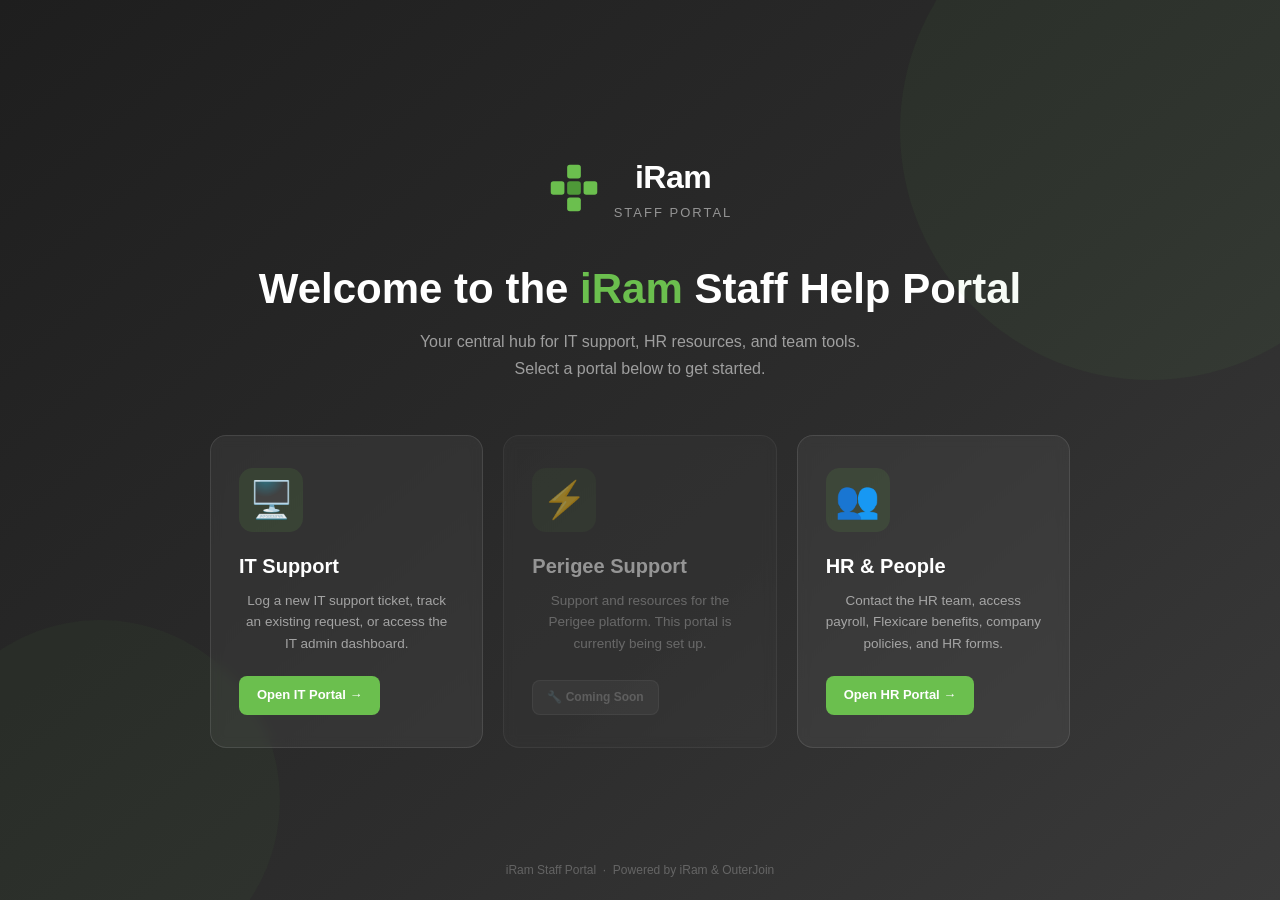
<file: index.html>
<!DOCTYPE html>
<html lang="en">
<head>
  <meta charset="UTF-8">
  <meta name="viewport" content="width=device-width, initial-scale=1.0">
  <title>iRam Staff Portal</title>
  <link rel="stylesheet" href="assets/style.css">
  <link rel="icon" href="data:image/svg+xml,<svg xmlns='http://www.w3.org/2000/svg' viewBox='0 0 100 100'><text y='.9em' font-size='90'>🏠</text></svg>">
  <style>
    body { margin: 0; font-family: 'Segoe UI', Arial, sans-serif; background: #f4f6f8; }

    .portal-hero {
      background: linear-gradient(140deg, #1e1e1e 0%, #2D2D2D 60%, #3a3a3a 100%);
      min-height: 100vh;
      display: flex; flex-direction: column;
      align-items: center; justify-content: center;
      padding: 40px 24px;
      position: relative; overflow: hidden;
      text-align: center;
    }
    .portal-hero::before {
      content: ''; position: absolute; top: -120px; right: -120px;
      width: 500px; height: 500px; background: #6BBF4E; opacity: 0.05; border-radius: 50%;
    }
    .portal-hero::after {
      content: ''; position: absolute; bottom: -80px; left: -80px;
      width: 360px; height: 360px; background: #6BBF4E; opacity: 0.04; border-radius: 50%;
    }

    .portal-logo { display: flex; align-items: center; gap: 14px; margin-bottom: 40px; }
    .portal-logo svg { width: 52px; height: 52px; }
    .portal-logo-text .brand { font-size: 32px; font-weight: 800; color: #fff; letter-spacing: -0.5px; }
    .portal-logo-text .sub   { font-size: 13px; color: rgba(255,255,255,0.5); text-transform: uppercase; letter-spacing: 2px; }

    .portal-hero h1 {
      color: #fff; font-size: clamp(24px, 5vw, 42px); font-weight: 700;
      margin: 0 0 14px; line-height: 1.2;
    }
    .portal-hero h1 span { color: #6BBF4E; }
    .portal-hero p {
      color: rgba(255,255,255,0.55); font-size: 16px; max-width: 480px;
      margin: 0 auto 52px; line-height: 1.7;
    }

    .portal-cards {
      display: grid; grid-template-columns: repeat(auto-fit, minmax(260px, 1fr));
      gap: 20px; max-width: 860px; width: 100%; position: relative; z-index: 1;
    }
    .portal-card {
      background: rgba(255,255,255,0.05);
      border: 1.5px solid rgba(255,255,255,0.1);
      border-radius: 16px; padding: 32px 28px;
      text-decoration: none; color: inherit;
      transition: background 0.2s, border-color 0.2s, transform 0.2s, box-shadow 0.2s;
      display: flex; flex-direction: column; align-items: flex-start;
      backdrop-filter: blur(6px);
    }
    .portal-card:hover {
      background: rgba(107,191,78,0.12); border-color: #6BBF4E;
      transform: translateY(-4px); box-shadow: 0 12px 40px rgba(107,191,78,0.15);
    }
    .portal-card.disabled { cursor: default; opacity: 0.5; pointer-events: none; }

    .pc-icon {
      font-size: 36px; margin-bottom: 18px;
      width: 64px; height: 64px; background: rgba(107,191,78,0.12);
      border-radius: 14px; display: flex; align-items: center; justify-content: center;
    }
    .pc-title { font-size: 20px; font-weight: 700; color: #fff; margin-bottom: 8px; }
    .pc-desc  { font-size: 13.5px; color: rgba(255,255,255,0.55); line-height: 1.6; flex: 1; }
    .pc-cta {
      margin-top: 22px; display: inline-flex; align-items: center; gap: 6px;
      background: #6BBF4E; color: #fff; font-size: 13px; font-weight: 700;
      padding: 9px 18px; border-radius: 8px; transition: background 0.15s;
    }
    .portal-card:hover .pc-cta { background: #4e9938; }
    .pc-badge {
      margin-top: 22px; display: inline-flex; align-items: center; gap: 6px;
      background: rgba(255,255,255,0.08); color: rgba(255,255,255,0.4);
      font-size: 12px; font-weight: 600; padding: 7px 14px; border-radius: 8px;
      border: 1px solid rgba(255,255,255,0.1);
    }

    .portal-footer {
      position: absolute; bottom: 20px; left: 0; right: 0; text-align: center;
      color: rgba(255,255,255,0.25); font-size: 12px; z-index: 1;
    }

    @media (max-width: 600px) {
      .portal-logo-text .brand { font-size: 26px; }
      .portal-cards { grid-template-columns: 1fr; }
    }
  </style>
</head>
<body>

  <div class="portal-hero">

    <div class="portal-logo">
      <svg viewBox="0 0 38 38" fill="none" xmlns="http://www.w3.org/2000/svg">
        <rect x="14" y="2"  width="10" height="10" rx="2" fill="#6BBF4E"/>
        <rect x="14" y="26" width="10" height="10" rx="2" fill="#6BBF4E"/>
        <rect x="2"  y="14" width="10" height="10" rx="2" fill="#6BBF4E"/>
        <rect x="26" y="14" width="10" height="10" rx="2" fill="#6BBF4E"/>
        <rect x="14" y="14" width="10" height="10" rx="2" fill="#4e9938"/>
      </svg>
      <div class="portal-logo-text">
        <div class="brand">iRam</div>
        <div class="sub">Staff Portal</div>
      </div>
    </div>

    <h1>Welcome to the <span>iRam</span> Staff Help Portal</h1>
    <p>Your central hub for IT support, HR resources, and team tools. Select a portal below to get started.</p>

    <div class="portal-cards">

      <a href="it-support" class="portal-card">
        <div class="pc-icon">🖥️</div>
        <div class="pc-title">IT Support</div>
        <div class="pc-desc">Log a new IT support ticket, track an existing request, or access the IT admin dashboard.</div>
        <span class="pc-cta">Open IT Portal →</span>
      </a>

      <div class="portal-card disabled">
        <div class="pc-icon">⚡</div>
        <div class="pc-title">Perigee Support</div>
        <div class="pc-desc">Support and resources for the Perigee platform. This portal is currently being set up.</div>
        <span class="pc-badge">🔧 Coming Soon</span>
      </div>

      <a href="hr" class="portal-card">
        <div class="pc-icon">👥</div>
        <div class="pc-title">HR &amp; People</div>
        <div class="pc-desc">Contact the HR team, access payroll, Flexicare benefits, company policies, and HR forms.</div>
        <span class="pc-cta">Open HR Portal →</span>
      </a>

    </div>

    <div class="portal-footer">iRam Staff Portal &nbsp;·&nbsp; Powered by iRam &amp; OuterJoin</div>

  </div>

</body>
</html>
</file>
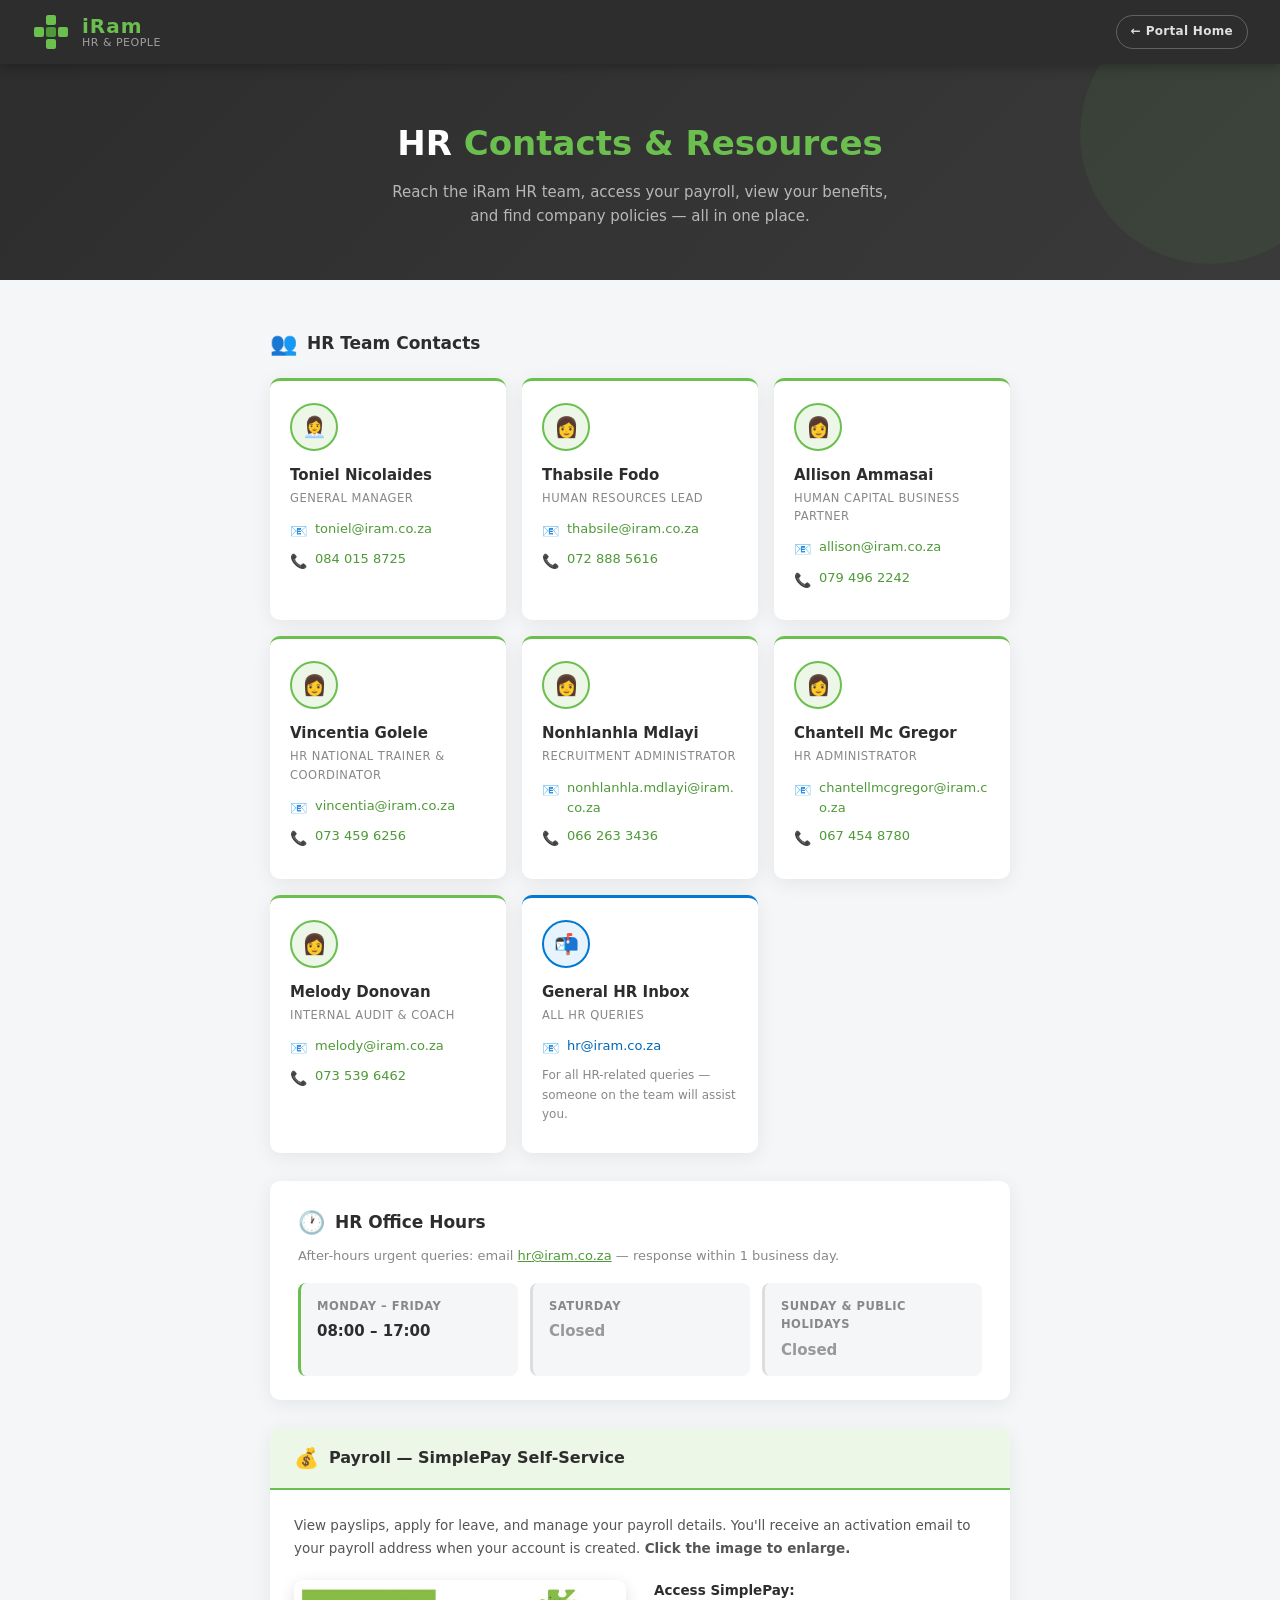
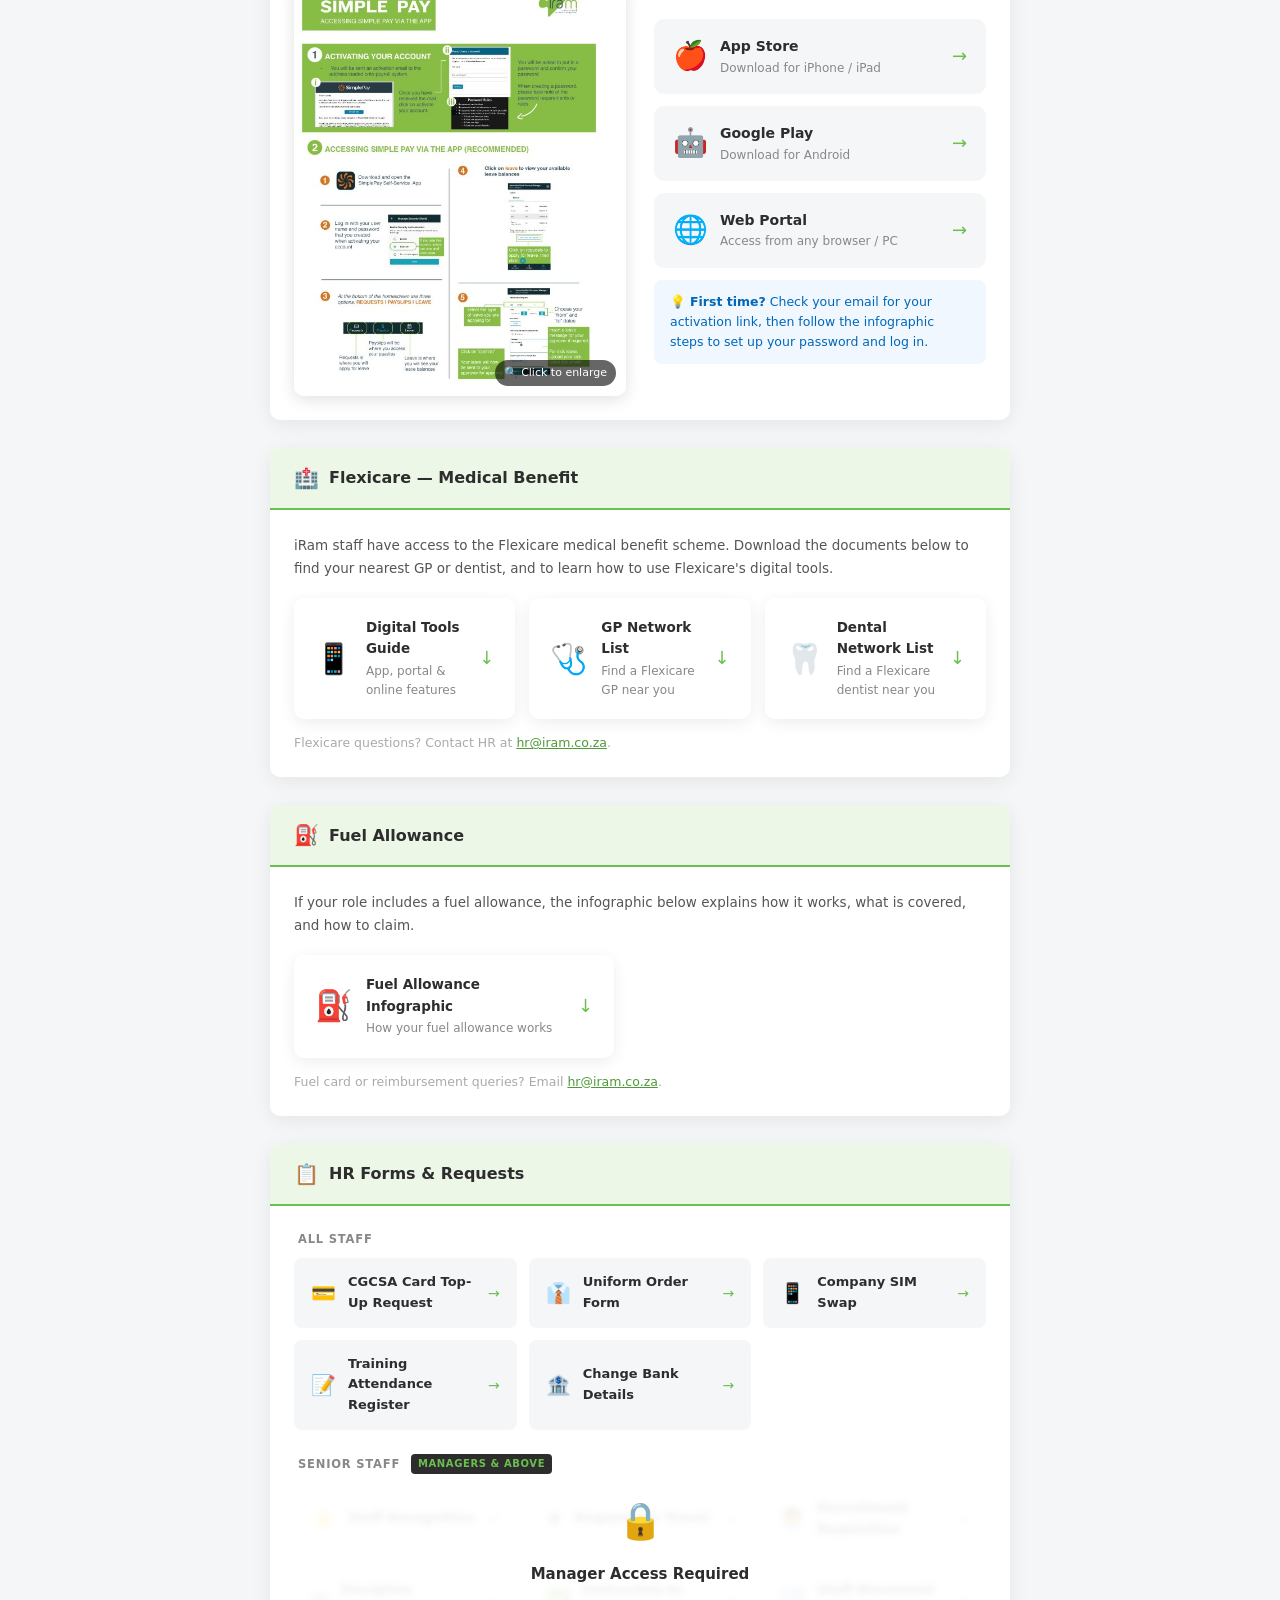
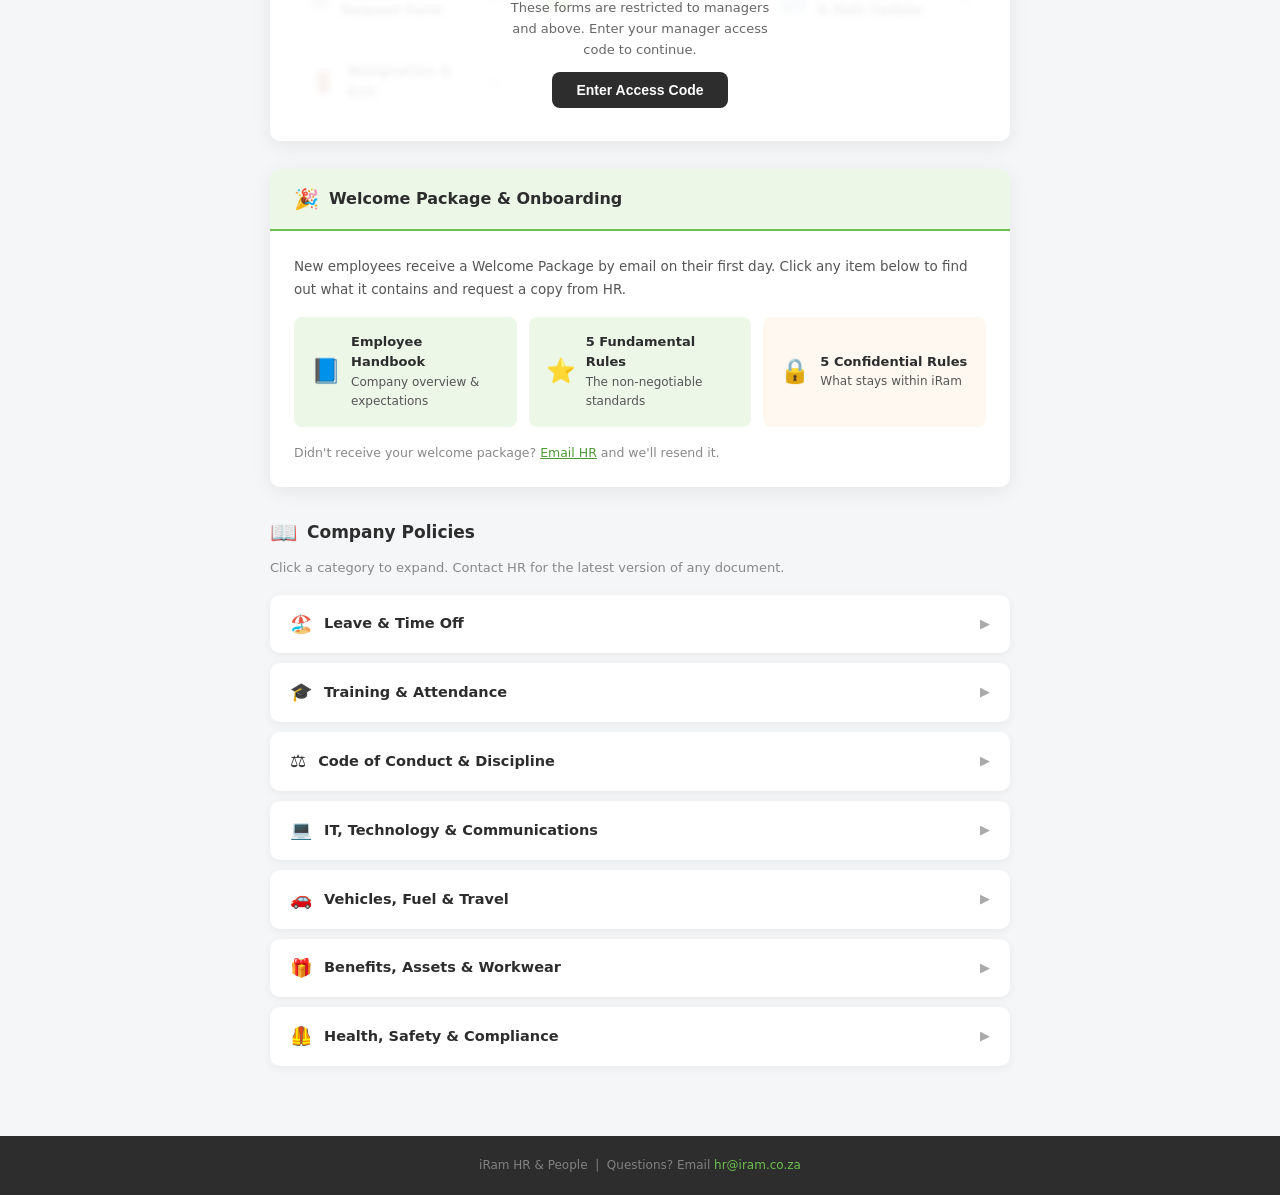
<file: hr.html>
<!DOCTYPE html>
<html lang="en">
<head>
  <meta charset="UTF-8">
  <meta name="viewport" content="width=device-width, initial-scale=1.0">
  <title>iRam HR — Contact &amp; Resources</title>
  <link rel="stylesheet" href="assets/style.css">
  <link rel="icon" href="data:image/svg+xml,<svg xmlns='http://www.w3.org/2000/svg' viewBox='0 0 100 100'><text y='.9em' font-size='90'>👥</text></svg>">
  <style>
    .hr-hero {
      background: linear-gradient(135deg, #2D2D2D 0%, #3a3a3a 100%);
      padding: 52px 32px; text-align: center; position: relative; overflow: hidden;
    }
    .hr-hero::before {
      content:''; position:absolute; top:-60px; right:-60px;
      width:260px; height:260px; background:#6BBF4E; opacity:.07; border-radius:50%;
    }
    .hr-hero h1 { color:#fff; font-size:clamp(22px,4vw,34px); font-weight:700; margin-bottom:10px; }
    .hr-hero h1 span { color:#6BBF4E; }
    .hr-hero p { color:rgba(255,255,255,.65); font-size:15px; max-width:520px; margin:0 auto; }

    .section-head { display:flex; align-items:center; gap:10px; margin:10px 0 16px; }
    .section-head h2 { font-size:17px; font-weight:700; color:#2D2D2D; }

    /* Contact cards */
    .contact-grid { display:grid; grid-template-columns:repeat(auto-fill,minmax(225px,1fr)); gap:16px; margin-bottom:28px; }
    .contact-card { background:#fff; border-radius:10px; box-shadow:0 4px 20px rgba(0,0,0,.07); padding:22px 20px; border-top:3px solid #6BBF4E; }
    .contact-card.inbox-card { border-top-color:#0078d4; }
    .cc-avatar { width:48px; height:48px; border-radius:50%; background:#edf7e8; border:2px solid #6BBF4E; display:flex; align-items:center; justify-content:center; font-size:20px; margin-bottom:12px; }
    .inbox-card .cc-avatar { background:#e8f4fd; border-color:#0078d4; }
    .cc-name  { font-size:15px; font-weight:700; color:#2D2D2D; margin-bottom:2px; }
    .cc-role  { font-size:11.5px; color:#888; text-transform:uppercase; letter-spacing:.5px; margin-bottom:12px; }
    .cc-row   { display:flex; align-items:flex-start; gap:8px; margin-bottom:7px; font-size:13px; }
    .cc-icon  { font-size:14px; flex-shrink:0; margin-top:1px; }
    .cc-row a { color:#4e9938; text-decoration:none; font-weight:500; word-break:break-all; }
    .cc-row a:hover { text-decoration:underline; }
    .inbox-card .cc-row a { color:#0067b8; }

    /* Hours */
    .hours-card { background:#fff; border-radius:10px; box-shadow:0 4px 20px rgba(0,0,0,.07); padding:24px 28px; margin-bottom:28px; }
    .hours-grid { display:grid; grid-template-columns:repeat(auto-fit,minmax(160px,1fr)); gap:12px; margin-top:16px; }
    .hours-block { background:#f5f6f8; border-radius:8px; padding:14px 16px; }
    .hb-day  { font-size:11.5px; font-weight:700; text-transform:uppercase; letter-spacing:.5px; color:#888; margin-bottom:4px; }
    .hb-time { font-size:15px; font-weight:600; color:#2D2D2D; }
    .hours-block.closed .hb-time { color:#999; }
    .hours-block.open   { border-left:3px solid #6BBF4E; }
    .hours-block.closed { border-left:3px solid #ddd; }

    /* White card */
    .white-card { background:#fff; border-radius:10px; box-shadow:0 4px 20px rgba(0,0,0,.07); margin-bottom:28px; }
    .white-card-header { background:#edf7e8; border-bottom:2px solid #6BBF4E; padding:14px 24px; border-radius:10px 10px 0 0; display:flex; align-items:center; gap:10px; }
    .white-card-header h2 { font-size:16px; font-weight:700; color:#2D2D2D; }
    .white-card-body { padding:24px; }

    /* SimplePay */
    .simplepay-wrap { display:grid; grid-template-columns:1fr 1fr; gap:28px; align-items:start; }
    .simplepay-img-wrap { position:relative; cursor:zoom-in; }
    .simplepay-img { width:100%; border-radius:10px; box-shadow:0 4px 16px rgba(0,0,0,.12); display:block; transition:box-shadow .2s; }
    .simplepay-img-wrap:hover .simplepay-img { box-shadow:0 8px 28px rgba(0,0,0,.2); }
    .zoom-hint { position:absolute; bottom:10px; right:10px; background:rgba(0,0,0,.6); color:#fff; font-size:11px; padding:4px 9px; border-radius:20px; pointer-events:none; }
    .sp-links { display:flex; flex-direction:column; gap:12px; }
    .sp-link-btn { display:flex; align-items:center; gap:12px; background:#f5f6f8; border-radius:10px; padding:14px 18px; text-decoration:none; color:#2D2D2D; transition:background .15s,box-shadow .15s; border:1.5px solid transparent; }
    .sp-link-btn:hover { background:#fff; box-shadow:0 4px 16px rgba(107,191,78,.2); border-color:#6BBF4E; }
    .sp-icon  { font-size:28px; flex-shrink:0; }
    .sp-label { font-size:14px; font-weight:700; color:#2D2D2D; }
    .sp-sub   { font-size:12px; color:#888; margin-top:1px; }
    .sp-arrow { margin-left:auto; color:#6BBF4E; font-size:18px; }

    /* Lightbox */
    .lightbox { display:none; position:fixed; inset:0; background:rgba(0,0,0,.92); z-index:9999; overflow:hidden; cursor:grab; user-select:none; }
    .lightbox.open { display:flex; align-items:center; justify-content:center; }
    .lightbox.lb-dragging { cursor:grabbing; }
    .lightbox img { display:block; border-radius:6px; box-shadow:0 8px 40px rgba(0,0,0,.6); transform-origin:center; will-change:transform; pointer-events:none; max-width:none; }
    .lightbox-close { position:fixed; top:14px; right:18px; color:#fff; font-size:32px; cursor:pointer; line-height:1; z-index:10; opacity:.8; transition:opacity .15s; }
    .lightbox-close:hover { opacity:1; }
    .lightbox-hint { position:fixed; bottom:16px; left:50%; transform:translateX(-50%); color:rgba(255,255,255,.55); font-size:12px; background:rgba(0,0,0,.45); padding:5px 14px; border-radius:20px; pointer-events:none; white-space:nowrap; z-index:10; }
    .lightbox-zoom-label { position:fixed; top:16px; left:20px; color:rgba(255,255,255,.6); font-size:12px; z-index:10; pointer-events:none; }

    /* Welcome info modal */
    .welcome-modal-bg { display:none; position:fixed; inset:0; background:rgba(0,0,0,.5); z-index:9100; align-items:center; justify-content:center; padding:20px; }
    .welcome-modal-bg.open { display:flex; }
    .welcome-modal { background:#fff; border-radius:14px; padding:32px 28px; width:100%; max-width:420px; box-shadow:0 12px 48px rgba(0,0,0,.25); }
    .welcome-modal h3 { font-size:18px; font-weight:700; color:#2D2D2D; margin:0 0 10px; display:flex; align-items:center; gap:10px; }
    .welcome-modal .wm-body { font-size:13.5px; color:#555; line-height:1.7; margin-bottom:20px; }
    .welcome-modal .wm-email { display:flex; align-items:center; justify-content:center; gap:8px; width:100%; background:#6BBF4E; color:#fff; border:none; border-radius:8px; padding:13px 18px; font-size:14px; font-weight:700; cursor:pointer; text-decoration:none; transition:background .15s; }
    .welcome-modal .wm-email:hover { background:#4e9938; }
    .welcome-modal .wm-cancel { display:block; text-align:center; margin-top:12px; font-size:13px; color:#888; cursor:pointer; }
    .welcome-modal .wm-cancel:hover { color:#555; }

    /* Docs */
    .docs-grid { display:grid; grid-template-columns:repeat(auto-fit,minmax(210px,1fr)); gap:14px; }
    .doc-card { background:#fff; border-radius:10px; box-shadow:0 4px 16px rgba(0,0,0,.07); padding:18px 20px; display:flex; align-items:center; gap:14px; text-decoration:none; color:inherit; transition:box-shadow .15s,transform .15s; border:1.5px solid transparent; }
    .doc-card:hover { box-shadow:0 6px 24px rgba(107,191,78,.2); border-color:#6BBF4E; transform:translateY(-2px); }
    .dc-icon  { font-size:30px; flex-shrink:0; }
    .dc-title { font-size:13.5px; font-weight:700; color:#2D2D2D; margin-bottom:2px; }
    .dc-sub   { font-size:12px; color:#888; }
    .dc-arrow { margin-left:auto; color:#6BBF4E; font-size:18px; flex-shrink:0; }

    /* Cognito Forms */
    .forms-label { font-size:11.5px; font-weight:700; text-transform:uppercase; letter-spacing:.8px; color:#888; margin:20px 0 10px; padding-left:4px; }
    .forms-label:first-child { margin-top:0; }
    .forms-grid { display:grid; grid-template-columns:repeat(auto-fill,minmax(220px,1fr)); gap:12px; }
    .form-link { display:flex; align-items:center; gap:12px; background:#f5f6f8; border-radius:8px; padding:13px 16px; text-decoration:none; color:#2D2D2D; transition:background .15s,box-shadow .15s; border:1.5px solid transparent; }
    .form-link:hover { background:#fff; box-shadow:0 4px 14px rgba(107,191,78,.18); border-color:#6BBF4E; }
    .fl-icon  { font-size:20px; flex-shrink:0; }
    .fl-title { font-size:13px; font-weight:600; color:#2D2D2D; }
    .fl-arrow { margin-left:auto; color:#6BBF4E; font-size:14px; flex-shrink:0; }
    .senior-badge { display:inline-block; background:#2D2D2D; color:#6BBF4E; font-size:10px; font-weight:700; text-transform:uppercase; letter-spacing:.6px; border-radius:4px; padding:2px 7px; margin-left:6px; vertical-align:middle; }

    /* Senior staff lock gate */
    .lock-gate { position:relative; }
    .lock-overlay {
      position:absolute; inset:0; background:rgba(255,255,255,.92);
      border-radius:8px; display:flex; flex-direction:column;
      align-items:center; justify-content:center; gap:12px; z-index:10;
      backdrop-filter:blur(3px);
    }
    .lock-overlay.hidden { display:none; }
    .lock-overlay .lo-icon  { font-size:36px; }
    .lock-overlay .lo-title { font-size:15px; font-weight:700; color:#2D2D2D; }
    .lock-overlay .lo-sub   { font-size:13px; color:#666; text-align:center; max-width:280px; }
    .lock-overlay .lo-btn   { background:#2D2D2D; color:#fff; border:none; border-radius:8px; padding:10px 24px; font-size:14px; font-weight:600; cursor:pointer; transition:background .15s; }
    .lock-overlay .lo-btn:hover { background:#6BBF4E; }

    /* Password modal */
    .mgr-modal-bg { display:none; position:fixed; inset:0; background:rgba(0,0,0,.5); z-index:9000; align-items:center; justify-content:center; }
    .mgr-modal-bg.open { display:flex; }
    .mgr-modal { background:#fff; border-radius:14px; padding:32px 28px; width:100%; max-width:380px; box-shadow:0 12px 48px rgba(0,0,0,.25); }
    .mgr-modal h3 { font-size:18px; font-weight:700; color:#2D2D2D; margin:0 0 6px; }
    .mgr-modal p  { font-size:13.5px; color:#666; margin:0 0 20px; line-height:1.6; }
    .mgr-modal input { width:100%; box-sizing:border-box; padding:12px 14px; border:1.5px solid #dde; border-radius:8px; font-size:15px; outline:none; transition:border-color .2s; }
    .mgr-modal input:focus { border-color:#6BBF4E; }
    .mgr-modal input.err { border-color:#d83b01; }
    .mgr-error { font-size:12.5px; color:#d83b01; margin:6px 0 0; display:none; }
    .mgr-modal .mgr-actions { display:flex; gap:10px; margin-top:18px; }
    .mgr-cancel { flex:1; background:#f5f6f8; border:none; border-radius:8px; padding:11px; font-size:14px; font-weight:600; cursor:pointer; color:#555; }
    .mgr-submit { flex:2; background:#2D2D2D; color:#fff; border:none; border-radius:8px; padding:11px; font-size:14px; font-weight:600; cursor:pointer; transition:background .15s; }
    .mgr-submit:hover { background:#6BBF4E; }

    /* Welcome boxes */
    .welcome-grid { display:grid; grid-template-columns:repeat(auto-fit,minmax(200px,1fr)); gap:12px; margin-bottom:16px; }
    .welcome-box {
      background:#edf7e8; border-radius:8px; padding:14px 16px;
      display:flex; align-items:center; gap:10px;
      text-decoration:none; color:inherit;
      border:1.5px solid transparent; transition:border-color .15s, box-shadow .15s, transform .15s;
      cursor:pointer;
    }
    .welcome-box:hover { border-color:#6BBF4E; box-shadow:0 4px 14px rgba(107,191,78,.18); transform:translateY(-2px); }
    .welcome-box.confidential { background:#fff8f0; }
    .welcome-box.confidential:hover { border-color:#d83b01; }
    .wb-title { font-size:13px; font-weight:700; color:#2D2D2D; }
    .wb-sub   { font-size:12px; color:#555; }

    /* Policies */
    .policy-accordion { margin-bottom:4px; }
    .policy-item { background:#fff; border-radius:10px; box-shadow:0 2px 10px rgba(0,0,0,.06); margin-bottom:10px; overflow:hidden; }
    .policy-header { display:flex; align-items:center; gap:12px; padding:15px 20px; cursor:pointer; user-select:none; transition:background .15s; }
    .policy-header:hover { background:#f9f9f9; }
    .ph-icon  { font-size:18px; flex-shrink:0; }
    .ph-title { font-size:14.5px; font-weight:600; color:#2D2D2D; flex:1; }
    .ph-arrow { color:#aaa; font-size:13px; transition:transform .2s; margin-left:auto; flex-shrink:0; }
    .policy-header.open .ph-arrow { transform:rotate(90deg); }
    .policy-body { display:none; padding:4px 20px 18px 50px; font-size:13px; color:#555; line-height:1.7; }
    .policy-body.open { display:block; }
    .policy-body ul { padding-left:16px; margin:4px 0 10px; }
    .policy-body ul li { margin-bottom:5px; }
    .policy-summary { font-size:13px; color:#444; background:#f9f9f9; border-radius:6px; padding:10px 14px; margin-bottom:12px; line-height:1.6; border-left:3px solid #6BBF4E; }
    .policy-links { display:flex; flex-wrap:wrap; gap:8px; margin-top:10px; }
    .policy-dl { display:inline-flex; align-items:center; gap:6px; padding:8px 14px; background:#edf7e8; border-radius:6px; text-decoration:none; color:#4e9938; font-size:12.5px; font-weight:600; transition:background .15s; }
    .policy-dl:hover { background:#d8f0cd; }
    .policy-dl.mail { background:#e8f4fd; color:#0067b8; }
    .policy-dl.mail:hover { background:#d0e8fa; }
    .hr-note { background:#fffbef; border-left:3px solid #f7c948; border-radius:4px; padding:10px 14px; margin-top:10px; font-size:12.5px; color:#7d5a00; }

    @media (max-width:720px) { .simplepay-wrap { grid-template-columns:1fr; } }
    @media (max-width:480px) { .contact-grid { grid-template-columns:1fr; } .hours-grid { grid-template-columns:1fr; } }
  </style>
</head>
<body>

  <!-- ── HEADER ── -->
  <header class="site-header">
    <a href="/" class="logo">
      <svg class="logo-icon" viewBox="0 0 38 38" fill="none" xmlns="http://www.w3.org/2000/svg">
        <rect x="14" y="2"  width="10" height="10" rx="2" fill="#6BBF4E"/>
        <rect x="14" y="26" width="10" height="10" rx="2" fill="#6BBF4E"/>
        <rect x="2"  y="14" width="10" height="10" rx="2" fill="#6BBF4E"/>
        <rect x="26" y="14" width="10" height="10" rx="2" fill="#6BBF4E"/>
        <rect x="14" y="14" width="10" height="10" rx="2" fill="#4e9938"/>
      </svg>
      <span class="logo-text">
        <span class="brand">iRam</span>
        <span class="sub">HR &amp; People</span>
      </span>
    </a>
    <a href="/" class="header-ghost" style="font-size:12px;text-decoration:none">← Portal Home</a>
  </header>

  <!-- ── HERO ── -->
  <section class="hr-hero">
    <h1>HR <span>Contacts &amp; Resources</span></h1>
    <p>Reach the iRam HR team, access your payroll, view your benefits, and find company policies — all in one place.</p>
  </section>

  <main class="main-content">

    <!-- ══ 1. HR TEAM CONTACTS ══ -->
    <div class="section-head"><span style="font-size:22px">👥</span><h2>HR Team Contacts</h2></div>
    <div class="contact-grid">

      <div class="contact-card">
        <div class="cc-avatar">👩‍💼</div>
        <div class="cc-name">Toniel Nicolaides</div>
        <div class="cc-role">General Manager</div>
        <div class="cc-row"><span class="cc-icon">📧</span><a href="mailto:toniel@iram.co.za">toniel@iram.co.za</a></div>
        <div class="cc-row"><span class="cc-icon">📞</span><a href="tel:+27840158725">084 015 8725</a></div>
      </div>

      <div class="contact-card">
        <div class="cc-avatar">👩</div>
        <div class="cc-name">Thabsile Fodo</div>
        <div class="cc-role">Human Resources Lead</div>
        <div class="cc-row"><span class="cc-icon">📧</span><a href="mailto:thabsile@iram.co.za">thabsile@iram.co.za</a></div>
        <div class="cc-row"><span class="cc-icon">📞</span><a href="tel:+27728885616">072 888 5616</a></div>
      </div>

      <div class="contact-card">
        <div class="cc-avatar">👩</div>
        <div class="cc-name">Allison Ammasai</div>
        <div class="cc-role">Human Capital Business Partner</div>
        <div class="cc-row"><span class="cc-icon">📧</span><a href="mailto:allison@iram.co.za">allison@iram.co.za</a></div>
        <div class="cc-row"><span class="cc-icon">📞</span><a href="tel:+27794962242">079 496 2242</a></div>
      </div>

      <div class="contact-card">
        <div class="cc-avatar">👩</div>
        <div class="cc-name">Vincentia Golele</div>
        <div class="cc-role">HR National Trainer &amp; Coordinator</div>
        <div class="cc-row"><span class="cc-icon">📧</span><a href="mailto:vincentia@iram.co.za">vincentia@iram.co.za</a></div>
        <div class="cc-row"><span class="cc-icon">📞</span><a href="tel:+27734596256">073 459 6256</a></div>
      </div>

      <div class="contact-card">
        <div class="cc-avatar">👩</div>
        <div class="cc-name">Nonhlanhla Mdlayi</div>
        <div class="cc-role">Recruitment Administrator</div>
        <div class="cc-row"><span class="cc-icon">📧</span><a href="mailto:nonhlanhla.mdlayi@iram.co.za">nonhlanhla.mdlayi@iram.co.za</a></div>
        <div class="cc-row"><span class="cc-icon">📞</span><a href="tel:+27662633436">066 263 3436</a></div>
      </div>

      <div class="contact-card">
        <div class="cc-avatar">👩</div>
        <div class="cc-name">Chantell Mc Gregor</div>
        <div class="cc-role">HR Administrator</div>
        <div class="cc-row"><span class="cc-icon">📧</span><a href="mailto:chantellmcgregor@iram.co.za">chantellmcgregor@iram.co.za</a></div>
        <div class="cc-row"><span class="cc-icon">📞</span><a href="tel:+27674548780">067 454 8780</a></div>
      </div>

      <div class="contact-card">
        <div class="cc-avatar">👩</div>
        <div class="cc-name">Melody Donovan</div>
        <div class="cc-role">Internal Audit &amp; Coach</div>
        <div class="cc-row"><span class="cc-icon">📧</span><a href="mailto:melody@iram.co.za">melody@iram.co.za</a></div>
        <div class="cc-row"><span class="cc-icon">📞</span><a href="tel:+27735396462">073 539 6462</a></div>
      </div>

      <div class="contact-card inbox-card">
        <div class="cc-avatar">📬</div>
        <div class="cc-name">General HR Inbox</div>
        <div class="cc-role">All HR Queries</div>
        <div class="cc-row"><span class="cc-icon">📧</span><a href="mailto:hr@iram.co.za">hr@iram.co.za</a></div>
        <div class="cc-row" style="font-size:12px;color:#888">For all HR-related queries — someone on the team will assist you.</div>
      </div>

    </div>

    <!-- ══ 2. OFFICE HOURS ══ -->
    <div class="hours-card">
      <div style="display:flex;align-items:center;gap:10px">
        <span style="font-size:22px">🕐</span>
        <h2 style="font-size:17px;font-weight:700">HR Office Hours</h2>
      </div>
      <p style="font-size:13px;color:#888;margin:6px 0 4px">After-hours urgent queries: email <a href="mailto:hr@iram.co.za" style="color:#4e9938">hr@iram.co.za</a> — response within 1 business day.</p>
      <div class="hours-grid">
        <div class="hours-block open"><div class="hb-day">Monday – Friday</div><div class="hb-time">08:00 – 17:00</div></div>
        <div class="hours-block closed"><div class="hb-day">Saturday</div><div class="hb-time">Closed</div></div>
        <div class="hours-block closed"><div class="hb-day">Sunday &amp; Public Holidays</div><div class="hb-time">Closed</div></div>
      </div>
    </div>

    <!-- ══ 3. SIMPLEPAY ══ -->
    <div class="white-card">
      <div class="white-card-header"><span style="font-size:20px">💰</span><h2>Payroll — SimplePay Self-Service</h2></div>
      <div class="white-card-body">
        <p style="font-size:13.5px;color:#555;margin-bottom:20px;line-height:1.7">View payslips, apply for leave, and manage your payroll details. You'll receive an activation email to your payroll address when your account is created. <strong>Click the image to enlarge.</strong></p>
        <div class="simplepay-wrap">
          <div class="simplepay-img-wrap" onclick="openLightbox()">
            <img src="hr-assets/simplepay-guide.jpg" alt="SimplePay Self-Service Guide" class="simplepay-img">
            <span class="zoom-hint">🔍 Click to enlarge</span>
          </div>
          <div class="sp-links">
            <p style="font-size:13.5px;font-weight:600;color:#2D2D2D;margin-bottom:6px">Access SimplePay:</p>

            <a href="https://apps.apple.com/app/id1501139428" target="_blank" rel="noopener" class="sp-link-btn">
              <span class="sp-icon">🍎</span>
              <div><div class="sp-label">App Store</div><div class="sp-sub">Download for iPhone / iPad</div></div>
              <span class="sp-arrow">→</span>
            </a>

            <a href="https://play.google.com/store/search?q=simple+pay&c=apps" target="_blank" rel="noopener" class="sp-link-btn">
              <span class="sp-icon">🤖</span>
              <div><div class="sp-label">Google Play</div><div class="sp-sub">Download for Android</div></div>
              <span class="sp-arrow">→</span>
            </a>

            <a href="https://payroll.simplepay.cloud/login?country_code=za" target="_blank" rel="noopener" class="sp-link-btn">
              <span class="sp-icon">🌐</span>
              <div><div class="sp-label">Web Portal</div><div class="sp-sub">Access from any browser / PC</div></div>
              <span class="sp-arrow">→</span>
            </a>

            <div style="background:#f0f7ff;border-radius:8px;padding:12px 16px;font-size:12.5px;color:#0067b8;line-height:1.6">
              💡 <strong>First time?</strong> Check your email for your activation link, then follow the infographic steps to set up your password and log in.
            </div>
          </div>
        </div>
      </div>
    </div>

    <!-- Lightbox -->
    <div class="lightbox" id="lightbox">
      <span class="lightbox-close" id="lb-close">✕</span>
      <div class="lightbox-zoom-label" id="lb-zoom-label">100%</div>
      <img src="hr-assets/simplepay-guide.jpg" id="lb-img" alt="SimplePay Guide">
      <div class="lightbox-hint">Scroll to zoom &nbsp;·&nbsp; Drag to pan &nbsp;·&nbsp; Double-click to reset &nbsp;·&nbsp; Esc to close</div>
    </div>

    <!-- ══ 4. FLEXICARE ══ -->
    <div class="white-card">
      <div class="white-card-header"><span style="font-size:20px">🏥</span><h2>Flexicare — Medical Benefit</h2></div>
      <div class="white-card-body">
        <p style="font-size:13.5px;color:#555;margin-bottom:18px;line-height:1.7">iRam staff have access to the Flexicare medical benefit scheme. Download the documents below to find your nearest GP or dentist, and to learn how to use Flexicare's digital tools.</p>
        <div class="docs-grid">
          <a href="hr-assets/flexicare-digital-tools.pdf" target="_blank" rel="noopener" class="doc-card">
            <span class="dc-icon">📱</span>
            <div><div class="dc-title">Digital Tools Guide</div><div class="dc-sub">App, portal &amp; online features</div></div>
            <span class="dc-arrow">↓</span>
          </a>
          <a href="hr-assets/flexicare-gp-network.pdf" target="_blank" rel="noopener" class="doc-card">
            <span class="dc-icon">🩺</span>
            <div><div class="dc-title">GP Network List</div><div class="dc-sub">Find a Flexicare GP near you</div></div>
            <span class="dc-arrow">↓</span>
          </a>
          <a href="hr-assets/flexicare-dental-network.pdf" target="_blank" rel="noopener" class="doc-card">
            <span class="dc-icon">🦷</span>
            <div><div class="dc-title">Dental Network List</div><div class="dc-sub">Find a Flexicare dentist near you</div></div>
            <span class="dc-arrow">↓</span>
          </a>
        </div>
        <p style="font-size:12.5px;color:#aaa;margin-top:14px">Flexicare questions? Contact HR at <a href="mailto:hr@iram.co.za" style="color:#4e9938">hr@iram.co.za</a>.</p>
      </div>
    </div>

    <!-- ══ 5. FUEL ALLOWANCE ══ -->
    <div class="white-card">
      <div class="white-card-header"><span style="font-size:20px">⛽</span><h2>Fuel Allowance</h2></div>
      <div class="white-card-body">
        <p style="font-size:13.5px;color:#555;margin-bottom:18px;line-height:1.7">If your role includes a fuel allowance, the infographic below explains how it works, what is covered, and how to claim.</p>
        <a href="hr-assets/fuel-allowance.pdf" target="_blank" rel="noopener" class="doc-card" style="max-width:320px">
          <span class="dc-icon">⛽</span>
          <div><div class="dc-title">Fuel Allowance Infographic</div><div class="dc-sub">How your fuel allowance works</div></div>
          <span class="dc-arrow">↓</span>
        </a>
        <p style="font-size:12.5px;color:#aaa;margin-top:14px">Fuel card or reimbursement queries? Email <a href="mailto:hr@iram.co.za" style="color:#4e9938">hr@iram.co.za</a>.</p>
      </div>
    </div>

    <!-- ══ 6. COGNITO FORMS ══ -->
    <div class="white-card">
      <div class="white-card-header"><span style="font-size:20px">📋</span><h2>HR Forms &amp; Requests</h2></div>
      <div class="white-card-body">

        <div class="forms-label">All Staff</div>
        <div class="forms-grid">
          <a href="https://www.cognitoforms.com/IRam1/CGCSACardOrderFormTopUpRequest" target="_blank" rel="noopener" class="form-link">
            <span class="fl-icon">💳</span><span class="fl-title">CGCSA Card Top-Up Request</span><span class="fl-arrow">→</span>
          </a>
          <a href="https://www.cognitoforms.com/IRam1/AssetOrderFormUniform" target="_blank" rel="noopener" class="form-link">
            <span class="fl-icon">👔</span><span class="fl-title">Uniform Order Form</span><span class="fl-arrow">→</span>
          </a>
          <a href="https://www.cognitoforms.com/IRam1/CompanySimSwap" target="_blank" rel="noopener" class="form-link">
            <span class="fl-icon">📱</span><span class="fl-title">Company SIM Swap</span><span class="fl-arrow">→</span>
          </a>
          <a href="https://www.cognitoforms.com/IRam1/TrainingAttendanceRegister" target="_blank" rel="noopener" class="form-link">
            <span class="fl-icon">📝</span><span class="fl-title">Training Attendance Register</span><span class="fl-arrow">→</span>
          </a>
          <a href="https://www.cognitoforms.com/IRam1/ChangeInBankingDetails" target="_blank" rel="noopener" class="form-link">
            <span class="fl-icon">🏦</span><span class="fl-title">Change Bank Details</span><span class="fl-arrow">→</span>
          </a>
        </div>

        <!-- Senior staff — locked until password entered -->
        <div class="forms-label" style="margin-top:24px">
          Senior Staff <span class="senior-badge">Managers &amp; Above</span>
        </div>
        <div class="lock-gate" id="senior-gate">
          <div class="forms-grid">
            <a href="https://www.cognitoforms.com/IRam1/StaffRecognitionMotivation" target="_blank" rel="noopener" class="form-link">
              <span class="fl-icon">⭐</span><span class="fl-title">Staff Recognition</span><span class="fl-arrow">→</span>
            </a>
            <a href="https://www.cognitoforms.com/IRam1/RequestForTravel" target="_blank" rel="noopener" class="form-link">
              <span class="fl-icon">✈️</span><span class="fl-title">Request for Travel</span><span class="fl-arrow">→</span>
            </a>
            <a href="https://www.cognitoforms.com/IRam1/IRamRecruitmentRequisitionFormFNL" target="_blank" rel="noopener" class="form-link">
              <span class="fl-icon">🧑‍💼</span><span class="fl-title">Recruitment Requisition</span><span class="fl-arrow">→</span>
            </a>
            <a href="https://www.cognitoforms.com/IRam1/DisciplineRequestForm" target="_blank" rel="noopener" class="form-link">
              <span class="fl-icon">⚖️</span><span class="fl-title">Discipline Request Form</span><span class="fl-arrow">→</span>
            </a>
            <a href="https://www.cognitoforms.com/IRam1/InstructionToHireFNL" target="_blank" rel="noopener" class="form-link">
              <span class="fl-icon">✅</span><span class="fl-title">Instruction to Hire</span><span class="fl-arrow">→</span>
            </a>
            <a href="https://www.cognitoforms.com/IRam1/StaffMovementAndContractRoleUpdate" target="_blank" rel="noopener" class="form-link">
              <span class="fl-icon">🔄</span><span class="fl-title">Staff Movement &amp; Role Update</span><span class="fl-arrow">→</span>
            </a>
            <a href="https://www.cognitoforms.com/IRam1/StaffResignationAndExit" target="_blank" rel="noopener" class="form-link">
              <span class="fl-icon">🚪</span><span class="fl-title">Resignation &amp; Exit</span><span class="fl-arrow">→</span>
            </a>
          </div>

          <!-- Overlay shown until authenticated -->
          <div class="lock-overlay" id="lock-overlay">
            <span class="lo-icon">🔒</span>
            <div class="lo-title">Manager Access Required</div>
            <div class="lo-sub">These forms are restricted to managers and above. Enter your manager access code to continue.</div>
            <button class="lo-btn" onclick="openMgrModal()">Enter Access Code</button>
          </div>
        </div>

      </div>
    </div>

    <!-- ══ 7. WELCOME PACKAGE ══ -->
    <div class="white-card">
      <div class="white-card-header"><span style="font-size:20px">🎉</span><h2>Welcome Package &amp; Onboarding</h2></div>
      <div class="white-card-body">
        <p style="font-size:13.5px;color:#555;margin-bottom:16px;line-height:1.7">New employees receive a Welcome Package by email on their first day. Click any item below to find out what it contains and request a copy from HR.</p>
        <div class="welcome-grid">
          <div class="welcome-box" onclick="openWelcomeModal('handbook')">
            <span style="font-size:24px">📘</span>
            <div><div class="wb-title">Employee Handbook</div><div class="wb-sub">Company overview &amp; expectations</div></div>
          </div>
          <div class="welcome-box" onclick="openWelcomeModal('fundamental')">
            <span style="font-size:24px">⭐</span>
            <div><div class="wb-title">5 Fundamental Rules</div><div class="wb-sub">The non-negotiable standards</div></div>
          </div>
          <div class="welcome-box confidential" onclick="openWelcomeModal('confidential')">
            <span style="font-size:24px">🔒</span>
            <div><div class="wb-title">5 Confidential Rules</div><div class="wb-sub">What stays within iRam</div></div>
          </div>
        </div>
        <p style="font-size:12.5px;color:#888">Didn't receive your welcome package? <a href="mailto:hr@iram.co.za?subject=Welcome Package Resend Request" style="color:#4e9938">Email HR</a> and we'll resend it.</p>
      </div>
    </div>

    <!-- Welcome modal -->
    <div class="welcome-modal-bg" id="welcome-modal-bg" onclick="closeWelcomeModal()">
      <div class="welcome-modal" onclick="event.stopPropagation()">
        <h3 id="wm-title"></h3>
        <div class="wm-body" id="wm-body"></div>
        <a id="wm-email-btn" href="#" class="wm-email">📧 Email HR to Request This Document</a>
        <span class="wm-cancel" onclick="closeWelcomeModal()">Close</span>
      </div>
    </div>

    <!-- ══ 8. COMPANY POLICIES ══ -->
    <div class="section-head"><span style="font-size:22px">📖</span><h2>Company Policies</h2></div>
    <p style="font-size:13px;color:#888;margin:-8px 0 16px">Click a category to expand. Contact HR for the latest version of any document.</p>
    <div class="policy-accordion">

      <div class="policy-item">
        <div class="policy-header" onclick="togglePolicy(this)">
          <span class="ph-icon">🏖️</span><span class="ph-title">Leave &amp; Time Off</span><span class="ph-arrow">▶</span>
        </div>
        <div class="policy-body">
          <div class="policy-summary">iRam's leave policies cover all forms of employee leave in line with the Basic Conditions of Employment Act (BCEA). Leave must be applied for in advance via SimplePay and is subject to operational requirements and manager approval.</div>
          <ul>
            <li><strong>Annual Leave Policy</strong> — Employees are entitled to 15 working days of paid annual leave per leave cycle. Leave must be planned and agreed with your manager in advance. Leave cannot be accumulated indefinitely and is forfeited if not taken within the agreed period.</li>
            <li><strong>Sick Leave Policy</strong> — 30 days of paid sick leave is granted per 3-year employment cycle. A medical certificate is required for any absence exceeding two consecutive days, or where a pattern of single-day absence is identified. Sick leave without a certificate may be treated as unpaid leave.</li>
            <li><strong>Family Responsibility Leave</strong> — Employees are entitled to 3 days of paid family responsibility leave per year. This applies in cases of the death of an immediate family member, or the illness of a child. Supporting documentation may be required.</li>
            <li><strong>Special &amp; Unpaid Leave</strong> — Additional leave for exceptional circumstances (e.g., study leave, maternity/parental leave, or extended personal circumstances) is subject to management and HR approval. Terms are agreed on a case-by-case basis.</li>
          </ul>
          <div class="policy-links">
            <a href="mailto:hr@iram.co.za?subject=Policy Request — Leave Policies" class="policy-dl mail">📧 Request Leave Policy Documents</a>
          </div>
        </div>
      </div>

      <div class="policy-item">
        <div class="policy-header" onclick="togglePolicy(this)">
          <span class="ph-icon">🎓</span><span class="ph-title">Training &amp; Attendance</span><span class="ph-arrow">▶</span>
        </div>
        <div class="policy-body">
          <div class="policy-summary">iRam invests in staff development through structured training programmes. All staff are expected to attend scheduled training punctually and professionally. Where iRam funds external training or qualifications, a cost-recovery agreement may apply.</div>
          <ul>
            <li><strong>Training Attendance Etiquette Policy</strong> — All employees must attend scheduled training sessions on time and in full. Absence from training must be approved by a manager in advance. Repeated non-attendance or disruptive behaviour during training may be treated as a disciplinary matter. Phones must be on silent and participation is expected throughout.</li>
            <li><strong>Training Costs Agreement Policy</strong> — Where iRam sponsors an employee's training, study, or qualification, a repayment agreement is signed before training begins. If the employee resigns or is dismissed within 12 months of completing the training, a prorated portion of the training cost must be repaid. The agreement sets out the exact amount, the repayment schedule, and the conditions under which it applies.</li>
          </ul>
          <div class="policy-links">
            <a href="hr-assets/policies/training-attendance.pdf" target="_blank" rel="noopener" class="policy-dl">↓ Training Attendance Policy</a>
            <a href="hr-assets/policies/training-costs.pdf" target="_blank" rel="noopener" class="policy-dl">↓ Training Costs Agreement</a>
          </div>
        </div>
      </div>

      <div class="policy-item">
        <div class="policy-header" onclick="togglePolicy(this)">
          <span class="ph-icon">⚖️</span><span class="ph-title">Code of Conduct &amp; Discipline</span><span class="ph-arrow">▶</span>
        </div>
        <div class="policy-body">
          <div class="policy-summary">iRam requires all staff to maintain professional standards at all times. The disciplinary process follows a progressive structure — verbal warning, written warning, final written warning, and dismissal — and is aligned with CCMA procedures. Employees have the right to representation at any disciplinary hearing.</div>
          <ul>
            <li><strong>Code of Conduct</strong> — Sets the standard for professional behaviour at iRam. Employees are expected to treat colleagues, clients, and management with respect at all times, act with integrity, and represent the company positively.</li>
            <li><strong>Disciplinary Code</strong> — Defines the progressive disciplinary process: verbal warning → written warning → final written warning → dismissal. Employees have the right to be heard and to have a representative present at any hearing. All processes are aligned to CCMA guidelines.</li>
            <li><strong>Call Avoidance Policy</strong> — Deliberate avoidance of incoming calls or tasks is a disciplinary offence. Systems are monitored and patterns of avoidance are investigated and addressed through the disciplinary process.</li>
            <li><strong>Call Recording Policy</strong> — All calls on company systems may be recorded for quality assurance, compliance, and training purposes. Staff are informed of this at onboarding. Recordings may be used in investigations or disputes.</li>
            <li><strong>Drug and Alcohol Free Workplace Policy</strong> — iRam maintains a zero-tolerance policy on the use or possession of alcohol or illegal substances in the workplace. Reasonable testing may be conducted. Violations are grounds for immediate disciplinary action.</li>
            <li><strong>Smoking Policy</strong> — Smoking (including vaping) is not permitted inside any iRam premises. Designated areas may be identified at specific sites. Smoking breaks must not interfere with work duties.</li>
            <li><strong>Desertion / Absconsion Policy</strong> — Absence from work for 3 or more consecutive days without communication is treated as desertion. iRam will attempt contact before initiating a formal process. Absconsion may result in termination of employment.</li>
          </ul>
          <div class="policy-links">
            <a href="mailto:hr@iram.co.za?subject=Policy Request — Code of Conduct" class="policy-dl mail">📧 Request Conduct Policies</a>
          </div>
        </div>
      </div>

      <div class="policy-item">
        <div class="policy-header" onclick="togglePolicy(this)">
          <span class="ph-icon">💻</span><span class="ph-title">IT, Technology &amp; Communications</span><span class="ph-arrow">▶</span>
        </div>
        <div class="policy-body">
          <div class="policy-summary">All company devices, systems, and communications channels must be used responsibly and professionally. Personal use of company IT is limited, and all electronic communications on company systems are subject to monitoring. Social media use that reflects negatively on iRam or its clients is prohibited.</div>
          <ul>
            <li><strong>Tech Policy 2.0</strong> — Governs acceptable use of all company technology including computers, laptops, tablets, and peripherals. Personal use is permitted within reasonable limits but must not interfere with work. Company devices may not be used to access illegal or inappropriate content.</li>
            <li><strong>Electronic Communication and Security Policy</strong> — All emails, messages, and files sent via company systems are monitored and remain company property. Staff must not share login credentials, must use strong passwords, and must lock devices when away from their desk. Suspicious emails or phishing attempts must be reported to IT immediately.</li>
            <li><strong>Mobile Phone Policy</strong> — Company mobile phones are for business use. Personal calls should be kept brief. Phones must not be used during client interactions without prior agreement. Lost or stolen devices must be reported to IT within 24 hours so the device can be remotely wiped.</li>
            <li><strong>Social Media Policy</strong> — Staff may not post content on social media that references iRam, its clients, or colleagues in a way that is negative, misleading, or damaging. Confidential business information must never be shared online. Breaches of this policy are treated as a serious disciplinary matter.</li>
            <li><strong>Confidentiality and NDA</strong> — All employees sign a confidentiality agreement on joining. Client data, internal processes, financial information, and proprietary systems may not be disclosed during or after employment without written consent. Breaches may result in legal action.</li>
          </ul>
          <div class="policy-links">
            <a href="hr-assets/policies/social-media.pdf" target="_blank" rel="noopener" class="policy-dl">↓ Social Media Policy</a>
            <a href="mailto:hr@iram.co.za?subject=Policy Request — IT and Communications" class="policy-dl mail">📧 Request Other IT Policies</a>
          </div>
        </div>
      </div>

      <div class="policy-item">
        <div class="policy-header" onclick="togglePolicy(this)">
          <span class="ph-icon">🚗</span><span class="ph-title">Vehicles, Fuel &amp; Travel</span><span class="ph-arrow">▶</span>
        </div>
        <div class="policy-body">
          <div class="policy-summary">iRam provides fuel allowances and fleet cards to eligible staff based on role requirements. Company vehicles must be used for business purposes only and any fines or traffic violations incurred in a company vehicle are the responsibility of the driver. Travel claims must be submitted within 30 days of the expense.</div>
          <ul>
            <li><strong>Fuel Allowance Policy</strong> — Eligible staff receive a monthly fuel allowance based on their role and travel requirements. The allowance is structured to cover business travel and is reflected on your payslip. See the Fuel Allowance section above for the full infographic breakdown.</li>
            <li><strong>Fuel Fleet Card Policy</strong> — Company fuel cards may only be used for business-related fuel and must not be used for personal travel. All transactions are monitored. Misuse of a fleet card is treated as fraud and will be escalated through the disciplinary process.</li>
            <li><strong>Company Vehicle and Internal Fines Policy</strong> — Company vehicles must only be used for approved business purposes. Any traffic fines, parking violations, or damage incurred while driving a company vehicle are the responsibility of the driver. Fines will be deducted from salary if not settled within the stipulated period.</li>
            <li><strong>Personal Vehicle Policy</strong> — Where a staff member uses their personal vehicle for business travel, they may claim a per-kilometre reimbursement at the approved SARS rate. Mileage must be recorded and submitted with supporting documentation. No reimbursement is paid for normal home-to-office commuting.</li>
            <li><strong>Travel Claims and Reimbursement</strong> — All travel-related expenses (accommodation, flights, car hire, etc.) must be pre-approved and claimed within 30 days of the expense date. Claims submitted after this period may not be reimbursed. Original receipts or tax invoices are required for all claims above a nominal threshold.</li>
          </ul>
          <div class="policy-links">
            <a href="hr-assets/fuel-allowance.pdf" target="_blank" rel="noopener" class="policy-dl">↓ Fuel Allowance Infographic</a>
            <a href="hr-assets/policies/fuel-fleet-card.pdf" target="_blank" rel="noopener" class="policy-dl">↓ Fuel Fleet Card Policy</a>
            <a href="hr-assets/policies/company-vehicle.pdf" target="_blank" rel="noopener" class="policy-dl">↓ Company Vehicle Policy</a>
            <a href="mailto:hr@iram.co.za?subject=Policy Request — Travel Claims" class="policy-dl mail">📧 Request Travel Claims Policy</a>
          </div>
        </div>
      </div>

      <div class="policy-item">
        <div class="policy-header" onclick="togglePolicy(this)">
          <span class="ph-icon">🎁</span><span class="ph-title">Benefits, Assets &amp; Workwear</span><span class="ph-arrow">▶</span>
        </div>
        <div class="policy-body">
          <div class="policy-summary">Company assets issued to staff (laptops, phones, uniforms) remain iRam property and must be returned in good condition on exit. Staff loans are available subject to approval and payroll deduction agreement. Gifts or benefits received from clients or suppliers above a nominal value must be declared to management.</div>
          <ul>
            <li><strong>Asset Policy</strong> — All company assets (laptops, phones, headsets, etc.) issued to staff remain the property of iRam. Items must be maintained in good condition and returned on resignation or termination. Loss or wilful damage may result in cost recovery from the employee.</li>
            <li><strong>Workwear Policy</strong> — iRam provides branded workwear to eligible staff. Uniforms must be worn during working hours and kept clean and presentable. Replacement workwear may be requested via the Uniform Order Form (see HR Forms section). Staff are responsible for returning items on exit.</li>
            <li><strong>Staff Loans Policy</strong> — Short-term salary advances or loans may be available to permanent employees in good standing, subject to HR and management approval. Repayment is structured as a payroll deduction over an agreed period. Loans are not available during probation.</li>
            <li><strong>Discussion of Salaries Policy</strong> — Employees are strongly discouraged from discussing their remuneration with colleagues. Pay is determined by role, performance, and tenure and may vary between individuals. Disputes about pay should be raised confidentially with HR.</li>
            <li><strong>COI, Bribes and Gifts Policy</strong> — Staff must declare any conflict of interest (COI) where personal relationships or financial interests could influence business decisions. Gifts or benefits received from clients or suppliers above a nominal value (typically R500) must be declared to management. Accepting bribes is grounds for immediate dismissal.</li>
          </ul>
          <div class="policy-links">
            <a href="mailto:hr@iram.co.za?subject=Policy Request — Benefits and Assets" class="policy-dl mail">📧 Request Policy Documents</a>
          </div>
        </div>
      </div>

      <div class="policy-item">
        <div class="policy-header" onclick="togglePolicy(this)">
          <span class="ph-icon">🦺</span><span class="ph-title">Health, Safety &amp; Compliance</span><span class="ph-arrow">▶</span>
        </div>
        <div class="policy-body">
          <div class="policy-summary">iRam is committed to providing a safe working environment in compliance with the Occupational Health and Safety Act. All staff are required to report hazards, injuries, or near-misses immediately. iRam complies with the Employment Equity Act and POPIA — all staff personal data is handled confidentially and with strict access controls.</div>
          <ul>
            <li><strong>Occupational Health &amp; Safety (OHS) Policy</strong> — iRam complies with the Occupational Health and Safety Act. All staff must report hazards, near-misses, or injuries to their manager immediately. Incident reports must be completed within 24 hours. Participation in safety drills and awareness training is mandatory.</li>
            <li><strong>Employment Equity (AA) Plan</strong> — iRam is committed to the principles of the Employment Equity Act. Our EE plan sets out targets for equitable representation across all occupational levels. Appointments and promotions consider EE requirements alongside skills and experience.</li>
            <li><strong>BCEA Compliance</strong> — iRam adheres to the Basic Conditions of Employment Act across all employment practices including working hours, overtime, leave entitlements, and pay periods. If you believe your employment conditions do not comply, raise the matter with HR in confidence.</li>
            <li><strong>Confidentiality and NDA</strong> — Employees have access to sensitive client, financial, and operational data. All staff sign a non-disclosure agreement on joining which remains enforceable after termination. Any breach of confidentiality may result in disciplinary action and/or legal proceedings.</li>
            <li><strong>Exit Policy</strong> — Upon resignation or termination, employees must serve their full notice period (as per contract), return all company assets, complete an exit interview, and hand over all work in progress. Final pay including outstanding leave is processed on the last day of the notice period.</li>
          </ul>
          <div class="policy-links">
            <a href="mailto:hr@iram.co.za?subject=Policy Request — Health and Safety" class="policy-dl mail">📧 Request Policy Documents</a>
          </div>
        </div>
      </div>

    </div>

  </main>

  <footer class="site-footer">
    <p>iRam HR &amp; People &nbsp;|&nbsp; Questions? Email <span>hr@iram.co.za</span></p>
  </footer>

  <!-- Manager password modal -->
  <div class="mgr-modal-bg" id="mgr-modal-bg">
    <div class="mgr-modal">
      <h3>🔒 Manager Access</h3>
      <p>Enter your manager access code to view the senior staff forms. Contact HR if you don't have your code.</p>
      <input type="password" id="mgr-pw-input" placeholder="Access code" autocomplete="off">
      <div class="mgr-error" id="mgr-error">Incorrect access code. Please try again.</div>
      <div class="mgr-actions">
        <button class="mgr-cancel" onclick="closeMgrModal()">Cancel</button>
        <button class="mgr-submit" onclick="submitMgrPassword()">Unlock →</button>
      </div>
    </div>
  </div>

  <script>
    // ── SimplePay lightbox (zoom + pan) ──
    const lb    = document.getElementById('lightbox');
    const lbImg = document.getElementById('lb-img');
    const lbZoomLabel = document.getElementById('lb-zoom-label');
    let lbS = { scale:1, x:0, y:0, dragging:false, lastX:0, lastY:0, moved:false, pinchDist:0 };

    function applyLbTransform() {
      lbImg.style.transform = `translate(${lbS.x}px,${lbS.y}px) scale(${lbS.scale})`;
      lbZoomLabel.textContent = Math.round(lbS.scale * 100) + '%';
    }
    function resetLbZoom() { lbS.scale=1; lbS.x=0; lbS.y=0; applyLbTransform(); }
    function openLightbox()  { resetLbZoom(); lb.classList.add('open'); }
    function closeLightbox() { lb.classList.remove('open'); }

    document.getElementById('lb-close').addEventListener('click', closeLightbox);

    // Scroll to zoom
    lb.addEventListener('wheel', e => {
      e.preventDefault();
      const factor = e.deltaY < 0 ? 1.12 : 0.9;
      lbS.scale = Math.min(10, Math.max(0.5, lbS.scale * factor));
      applyLbTransform();
    }, { passive:false });

    // Mouse drag to pan
    lb.addEventListener('mousedown', e => {
      if (e.target === document.getElementById('lb-close')) return;
      lbS.dragging=true; lbS.moved=false;
      lbS.lastX=e.clientX; lbS.lastY=e.clientY;
      lb.classList.add('lb-dragging');
    });
    window.addEventListener('mousemove', e => {
      if (!lbS.dragging) return;
      const dx=e.clientX-lbS.lastX, dy=e.clientY-lbS.lastY;
      if (Math.abs(dx)>2||Math.abs(dy)>2) lbS.moved=true;
      lbS.x+=dx; lbS.y+=dy;
      lbS.lastX=e.clientX; lbS.lastY=e.clientY;
      applyLbTransform();
    });
    window.addEventListener('mouseup', e => {
      if (!lbS.dragging) return;
      lb.classList.remove('lb-dragging');
      lbS.dragging=false;
      if (!lbS.moved && e.target===lb) closeLightbox();
    });

    // Double-click: toggle 2.5× zoom
    lb.addEventListener('dblclick', e => {
      if (e.target===document.getElementById('lb-close')) return;
      if (lbS.scale>1.2) { resetLbZoom(); } else { lbS.scale=2.5; applyLbTransform(); }
    });

    // Touch: pinch to zoom + drag to pan
    lb.addEventListener('touchstart', e => {
      if (e.touches.length===2) {
        lbS.pinchDist = Math.hypot(e.touches[1].clientX-e.touches[0].clientX, e.touches[1].clientY-e.touches[0].clientY);
      } else {
        lbS.dragging=true; lbS.lastX=e.touches[0].clientX; lbS.lastY=e.touches[0].clientY;
      }
    }, {passive:true});
    lb.addEventListener('touchmove', e => {
      e.preventDefault();
      if (e.touches.length===2) {
        const d=Math.hypot(e.touches[1].clientX-e.touches[0].clientX,e.touches[1].clientY-e.touches[0].clientY);
        lbS.scale=Math.min(10,Math.max(0.5,lbS.scale*(d/lbS.pinchDist)));
        lbS.pinchDist=d; applyLbTransform();
      } else if (lbS.dragging) {
        lbS.x+=e.touches[0].clientX-lbS.lastX; lbS.y+=e.touches[0].clientY-lbS.lastY;
        lbS.lastX=e.touches[0].clientX; lbS.lastY=e.touches[0].clientY;
        applyLbTransform();
      }
    }, {passive:false});
    lb.addEventListener('touchend', ()=>{ lbS.dragging=false; });

    document.addEventListener('keydown', e => { if (e.key==='Escape') { closeLightbox(); closeMgrModal(); closeWelcomeModal(); } });

    // ── Welcome package modal ──
    const welcomeContent = {
      handbook: {
        icon: '📘',
        title: 'Employee Handbook',
        body: `<p>The Employee Handbook is your complete guide to life at iRam — our culture, values, and day-to-day expectations.</p>
               <p style="margin-top:10px"><strong>What it covers:</strong></p>
               <ul style="padding-left:18px;margin-top:6px;line-height:1.8">
                 <li>Company history, mission, and values</li>
                 <li>Organisational structure and key contacts</li>
                 <li>Working hours, dress code, and communication standards</li>
                 <li>Summary of core policies and where to find the full versions</li>
                 <li>What to expect in your first 90 days</li>
               </ul>`,
        subject: 'Document Request — Employee Handbook'
      },
      fundamental: {
        icon: '⭐',
        title: '5 Fundamental Rules',
        body: `<p>The 5 Fundamental Rules are iRam's non-negotiable standards of behaviour. Every employee is expected to know these rules from day one — they form the foundation of how we work and treat each other.</p>
               <p style="margin-top:10px"><strong>What they cover:</strong></p>
               <ul style="padding-left:18px;margin-top:6px;line-height:1.8">
                 <li>Professional conduct in the workplace</li>
                 <li>Respect for colleagues, clients, and management</li>
                 <li>Accountability and ownership of your work</li>
                 <li>Adherence to iRam's core processes and standards</li>
                 <li>Behaviour that reflects on the iRam brand</li>
               </ul>
               <p style="margin-top:10px;font-size:12.5px;color:#888">These rules are reviewed during onboarding and form the basis of disciplinary processes if violated.</p>`,
        subject: 'Document Request — 5 Fundamental Rules'
      },
      confidential: {
        icon: '🔒',
        title: '5 Confidential Rules',
        body: `<p>The 5 Confidential Rules define the boundaries of what information must stay strictly within iRam. These are binding obligations for all staff.</p>
               <p style="margin-top:10px"><strong>What they cover:</strong></p>
               <ul style="padding-left:18px;margin-top:6px;line-height:1.8">
                 <li>Client data and account information</li>
                 <li>Internal financial and operational data</li>
                 <li>Proprietary systems, processes, and intellectual property</li>
                 <li>Staff personal information and HR matters</li>
                 <li>Strategic plans and business decisions</li>
               </ul>
               <p style="margin-top:10px;font-size:12.5px;color:#888">Distribution of these rules outside iRam — or disclosure of the information they protect — is a disciplinary offence and may result in legal action.</p>`,
        subject: 'Document Request — 5 Confidential Rules'
      }
    };

    function openWelcomeModal(key) {
      const c = welcomeContent[key];
      if (!c) return;
      document.getElementById('wm-title').innerHTML = c.icon + ' ' + c.title;
      document.getElementById('wm-body').innerHTML = c.body;
      document.getElementById('wm-email-btn').href = 'mailto:hr@iram.co.za?subject=' + encodeURIComponent(c.subject);
      document.getElementById('welcome-modal-bg').classList.add('open');
    }
    function closeWelcomeModal() { document.getElementById('welcome-modal-bg').classList.remove('open'); }

    // ── Policies accordion ──
    function togglePolicy(header) {
      const body = header.nextElementSibling;
      const isOpen = body.classList.contains('open');
      document.querySelectorAll('.policy-body').forEach(b => b.classList.remove('open'));
      document.querySelectorAll('.policy-header').forEach(h => h.classList.remove('open'));
      if (!isOpen) { body.classList.add('open'); header.classList.add('open'); }
    }

    // ── Manager gate ──
    const MGR_KEY = 'iram_mgr_auth';

    function initMgrGate() {
      if (sessionStorage.getItem(MGR_KEY) === 'true') {
        unlockSenior();
      }
    }

    function openMgrModal() {
      document.getElementById('mgr-modal-bg').classList.add('open');
      document.getElementById('mgr-pw-input').value = '';
      document.getElementById('mgr-pw-input').classList.remove('err');
      document.getElementById('mgr-error').style.display = 'none';
      setTimeout(() => document.getElementById('mgr-pw-input').focus(), 50);
    }
    function closeMgrModal() { document.getElementById('mgr-modal-bg').classList.remove('open'); }

    document.getElementById('mgr-pw-input').addEventListener('keydown', e => {
      if (e.key === 'Enter') submitMgrPassword();
    });

    async function submitMgrPassword() {
      const pw = document.getElementById('mgr-pw-input').value.trim();
      if (!pw) return;
      try {
        const r    = await fetch('/api/manager-login', { method:'POST', headers:{'Content-Type':'application/json'}, body: JSON.stringify({ password: pw }) });
        const data = await r.json();
        if (data.ok) {
          sessionStorage.setItem(MGR_KEY, 'true');
          closeMgrModal();
          unlockSenior();
        } else {
          document.getElementById('mgr-pw-input').classList.add('err');
          document.getElementById('mgr-error').style.display = 'block';
        }
      } catch {
        document.getElementById('mgr-error').textContent = 'Could not connect. Please try again.';
        document.getElementById('mgr-error').style.display = 'block';
      }
    }

    function unlockSenior() {
      const overlay = document.getElementById('lock-overlay');
      if (overlay) overlay.classList.add('hidden');
    }

    initMgrGate();
  </script>

</body>
</html>
</file>
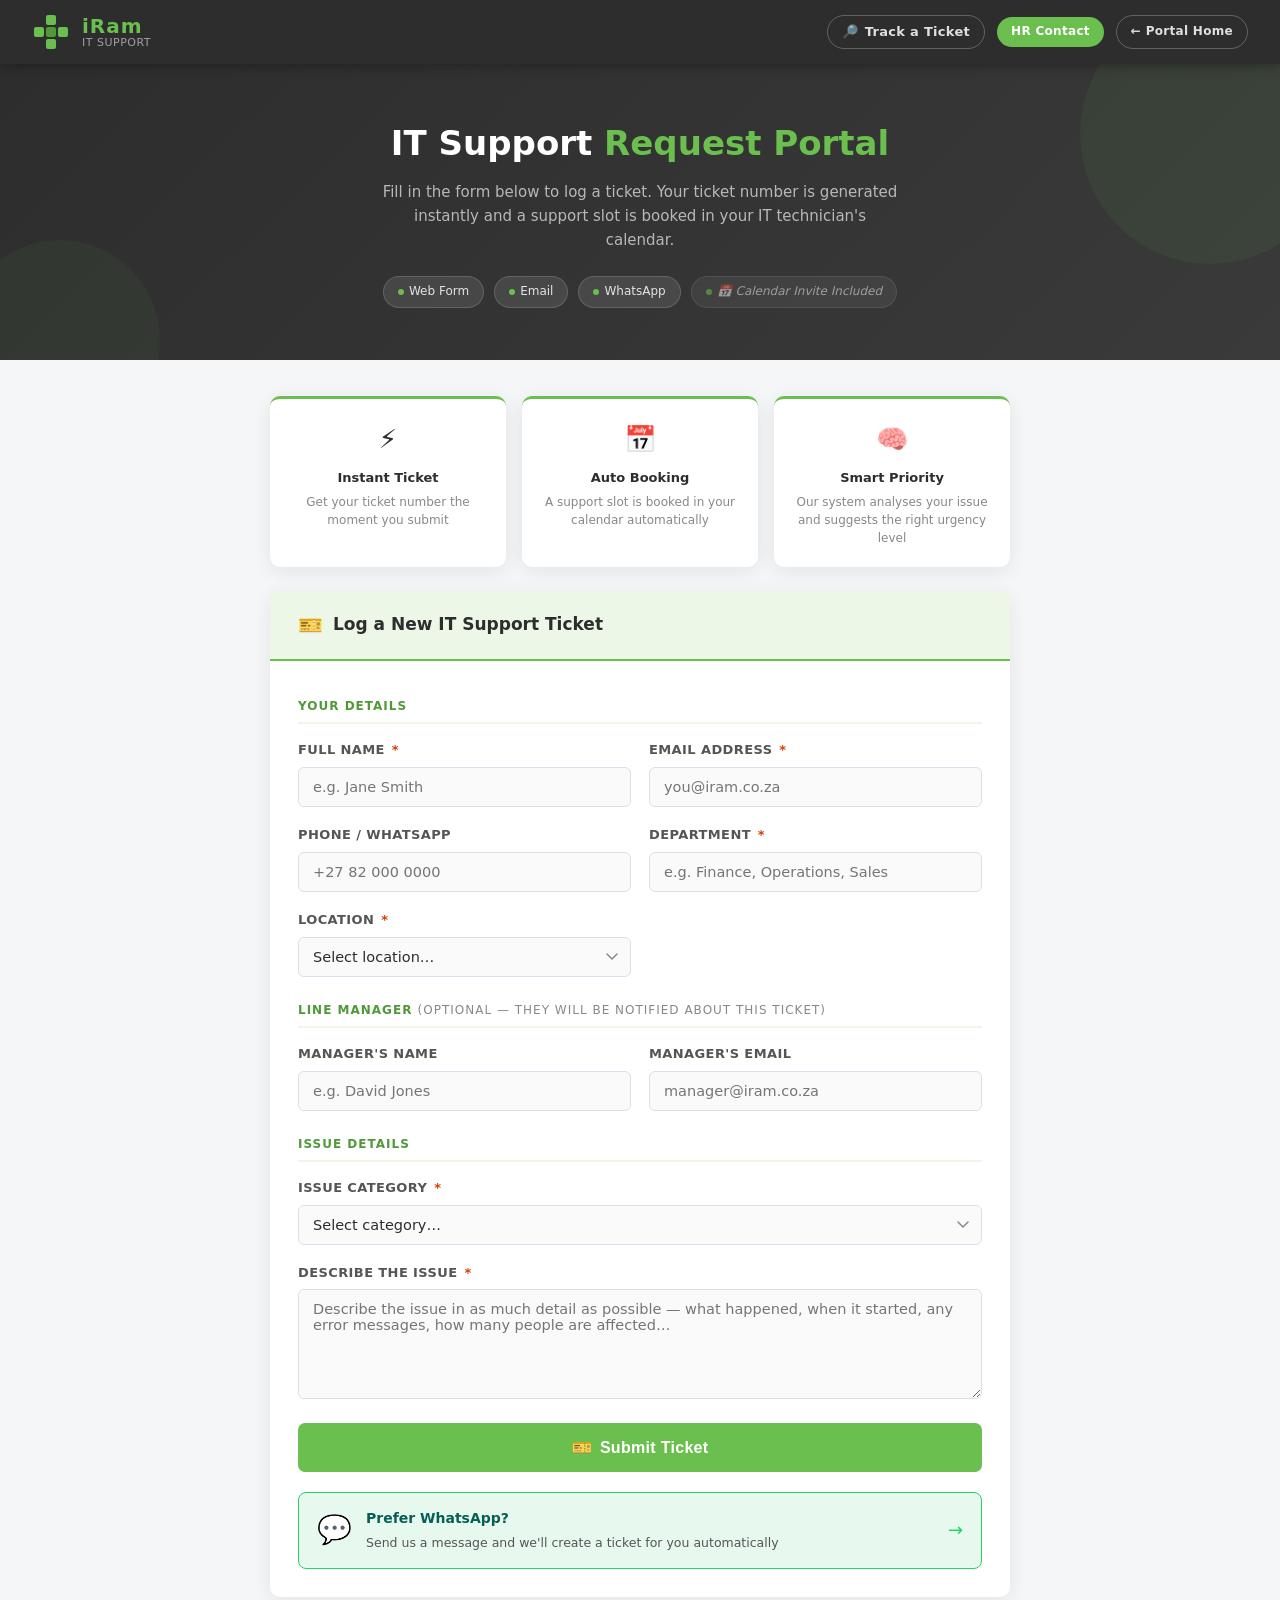
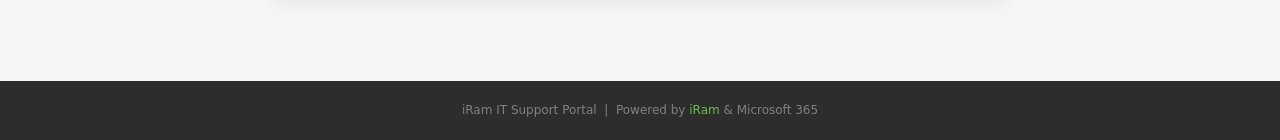
<file: it-support.html>
<!DOCTYPE html>
<html lang="en">
<head>
  <meta charset="UTF-8">
  <meta name="viewport" content="width=device-width, initial-scale=1.0">
  <title>iRam IT Support — Log a Ticket</title>
  <meta name="description" content="iRam IT Support Portal — log a support ticket online and get your ticket number instantly.">
  <link rel="stylesheet" href="assets/style.css">
  <link rel="icon" href="data:image/svg+xml,<svg xmlns='http://www.w3.org/2000/svg' viewBox='0 0 100 100'><text y='.9em' font-size='90'>🧩</text></svg>">
</head>
<body>

  <!-- ── HEADER ── -->
  <header class="site-header">
    <a href="/" class="logo">
      <svg class="logo-icon" viewBox="0 0 38 38" fill="none" xmlns="http://www.w3.org/2000/svg">
        <rect x="14" y="2"  width="10" height="10" rx="2" fill="#6BBF4E"/>
        <rect x="14" y="26" width="10" height="10" rx="2" fill="#6BBF4E"/>
        <rect x="2"  y="14" width="10" height="10" rx="2" fill="#6BBF4E"/>
        <rect x="26" y="14" width="10" height="10" rx="2" fill="#6BBF4E"/>
        <rect x="14" y="14" width="10" height="10" rx="2" fill="#4e9938"/>
      </svg>
      <span class="logo-text">
        <span class="brand">iRam</span>
        <span class="sub">IT Support</span>
      </span>
    </a>
    <div class="header-actions">
      <button type="button" id="btn-new-header" class="header-new-btn" style="display:none">
        <span>＋</span> Log New Ticket
      </button>
      <a href="track.html" class="header-ghost"><span>🔎</span> Track a Ticket</a>
      <a href="hr" class="header-badge" style="text-decoration:none">HR Contact</a>
      <a href="/" class="header-ghost" style="font-size:12px">← Portal Home</a>
    </div>
  </header>

  <!-- ── HERO ── -->
  <section class="hero">
    <h1>IT Support <span>Request Portal</span></h1>
    <p>Fill in the form below to log a ticket. Your ticket number is generated instantly and a support slot is booked in your IT technician's calendar.</p>
    <div class="hero-channels">
      <a href="#ticket-form" class="channel-pill"><span class="dot"></span> Web Form</a>
      <a href="mailto:it-support@iram.co.za" class="channel-pill"><span class="dot"></span> Email</a>
      <a id="hero-wa-pill" href="https://wa.me/27000000000" target="_blank" rel="noopener" class="channel-pill"><span class="dot"></span> WhatsApp</a>
      <span class="channel-pill info-pill"><span class="dot"></span> 📅 Calendar Invite Included</span>
    </div>
  </section>

  <!-- ── MAIN ── -->
  <main class="main-content">

    <div class="info-grid">
      <div class="info-card">
        <div class="ic-icon">⚡</div>
        <div class="ic-title">Instant Ticket</div>
        <div class="ic-body">Get your ticket number the moment you submit</div>
      </div>
      <div class="info-card">
        <div class="ic-icon">📅</div>
        <div class="ic-title">Auto Booking</div>
        <div class="ic-body">A support slot is booked in your calendar automatically</div>
      </div>
      <div class="info-card">
        <div class="ic-icon">🧠</div>
        <div class="ic-title">Smart Priority</div>
        <div class="ic-body">Our system analyses your issue and suggests the right urgency level</div>
      </div>
    </div>

    <div class="card">
      <div class="card-header">
        <span class="icon">🎫</span>
        <h2>Log a New IT Support Ticket</h2>
      </div>
      <div class="card-body">

        <!-- FORM STATE -->
        <div id="form-state">
          <form id="ticket-form" novalidate>

            <!-- ── SECTION: Your Details ── -->
            <div class="form-section-label">Your Details</div>
            <div class="form-grid">

              <div class="form-group">
                <label for="name">Full Name <span class="req">*</span></label>
                <input type="text" id="name" placeholder="e.g. Jane Smith" autocomplete="name">
                <span class="error-msg">Please enter your full name</span>
              </div>

              <div class="form-group">
                <label for="email">Email Address <span class="req">*</span></label>
                <input type="email" id="email" placeholder="you@iram.co.za" autocomplete="email">
                <span class="error-msg">Please enter a valid email address</span>
              </div>

              <div class="form-group">
                <label for="phone">Phone / WhatsApp</label>
                <input type="tel" id="phone" placeholder="+27 82 000 0000" autocomplete="tel">
              </div>

              <div class="form-group">
                <label for="department">Department <span class="req">*</span></label>
                <input type="text" id="department" placeholder="e.g. Finance, Operations, Sales">
                <span class="error-msg">Please enter your department</span>
              </div>

              <div class="form-group">
                <label for="location">Location <span class="req">*</span></label>
                <select id="location">
                  <option value="" disabled selected>Select location…</option>
                  <option value="Office">🏢 Office</option>
                  <option value="Head Office">🏛️ Head Office</option>
                  <option value="Remote">🏠 Remote / Work From Home</option>
                </select>
                <span class="error-msg">Please select your location</span>
              </div>

            </div>

            <!-- ── SECTION: Line Manager ── -->
            <div class="form-section-label" style="margin-top:24px">Line Manager <span style="font-weight:400;color:#888;font-size:12px">(optional — they will be notified about this ticket)</span></div>
            <div class="form-grid">

              <div class="form-group">
                <label for="manager-name">Manager's Name</label>
                <input type="text" id="manager-name" placeholder="e.g. David Jones">
              </div>

              <div class="form-group">
                <label for="manager-email">Manager's Email</label>
                <input type="email" id="manager-email" placeholder="manager@iram.co.za">
              </div>

            </div>

            <!-- ── SECTION: Issue Details ── -->
            <div class="form-section-label" style="margin-top:24px">Issue Details</div>
            <div class="form-grid">

              <div class="form-group full">
                <label for="category">Issue Category <span class="req">*</span></label>
                <select id="category">
                  <option value="" disabled selected>Select category…</option>
                  <optgroup label="Hardware">
                    <option value="Hardware - PC / Laptop / Desktop">🖥️ Hardware — PC / Laptop / Desktop</option>
                    <option value="Hardware - Phone / Mobile Device">📱 Hardware — Phone / Mobile Device</option>
                    <option value="Hardware - Printer / Scanner">🖨️ Hardware — Printer / Scanner</option>
                  </optgroup>
                  <optgroup label="Connectivity & Access">
                    <option value="Network / Internet / VPN">🌐 Network / Internet / VPN</option>
                    <option value="Access / Passwords / Permissions">🔐 Access / Passwords / Permissions</option>
                  </optgroup>
                  <optgroup label="Software & Communication">
                    <option value="Software / Application">💻 Software / Application</option>
                    <option value="Email / Outlook / Teams">📧 Email / Outlook / Teams</option>
                  </optgroup>
                  <option value="Other">❓ Other</option>
                </select>
                <span class="error-msg">Please select a category</span>
              </div>

              <div class="form-group full">
                <label for="description">Describe the Issue <span class="req">*</span></label>
                <textarea id="description" placeholder="Describe the issue in as much detail as possible — what happened, when it started, any error messages, how many people are affected…"></textarea>
                <span class="error-msg">Please describe the issue</span>
              </div>

            </div>

            <!-- Hidden field — set by smart priority engine -->
            <input type="hidden" id="priority" value="">

            <!-- ── Smart Priority Indicator ── -->
            <div id="priority-indicator" class="priority-indicator" style="display:none">
              <div class="pi-top">
                <span class="pi-emoji"></span>
                <div class="pi-info">
                  <div class="pi-label"></div>
                  <div class="pi-sla"></div>
                </div>
                <div class="pi-badge">System Suggested</div>
              </div>
              <div class="pi-triggers"></div>
              <div class="pi-note">IT staff may adjust this priority based on further assessment.</div>
            </div>

            <!-- Submit -->
            <button type="submit" class="btn-submit">
              <span>🎫</span> Submit Ticket
            </button>

          </form>

          <a href="#" id="wa-link" class="wa-strip" target="_blank" rel="noopener">
            <span class="wa-icon">💬</span>
            <span class="wa-text">
              <strong>Prefer WhatsApp?</strong>
              <span>Send us a message and we'll create a ticket for you automatically</span>
            </span>
            <span style="margin-left:auto;font-size:18px;color:#25d366;">→</span>
          </a>
        </div><!-- /form-state -->

        <!-- LOADING STATE -->
        <div id="loading-state" style="display:none">
          <div style="text-align:center;padding:60px 28px">
            <div class="spinner"></div>
            <p style="color:#888;font-size:15px;margin-top:16px">Creating your ticket and booking a support slot…</p>
          </div>
        </div>

        <!-- SUCCESS STATE -->
        <div id="success-state" style="display:none;text-align:center;padding:50px 28px">
          <div class="success-icon">✅</div>
          <h2 style="font-size:22px;margin-bottom:8px">Ticket Created!</h2>
          <p style="color:#888;font-size:14px;margin-bottom:24px;max-width:420px;margin-left:auto;margin-right:auto">
            Your request has been logged. Check your email for a confirmation and a calendar invite with your support appointment time.
          </p>

          <div class="ticket-badge">
            <div class="t-label">Your Ticket Number</div>
            <div class="t-number" id="s-ticket-id">IT-2024-00000</div>
            <div class="t-sub">Quote this number for all follow-up queries</div>
          </div>

          <div class="success-details">
            <div class="row"><span class="key">Name</span>      <span class="val" id="s-name">—</span></div>
            <div class="row"><span class="key">Email</span>     <span class="val" id="s-email">—</span></div>
            <div class="row"><span class="key">Category</span>  <span class="val" id="s-category">—</span></div>
            <div class="row"><span class="key">Location</span>  <span class="val" id="s-location">—</span></div>
            <div class="row"><span class="key">Priority</span>  <span class="val" id="s-priority">—</span></div>
            <div class="row"><span class="key">Submitted</span> <span class="val" id="s-submitted">—</span></div>
          </div>

          <button class="btn-new" id="btn-new">+ Log Another Ticket</button>
          <p style="margin-top:18px;font-size:13px;color:#888">
            Want to check on this later? <a id="track-this-link" href="track.html" style="color:#4e9938;font-weight:600">Track this ticket →</a>
          </p>
        </div>

      </div><!-- /card-body -->
    </div><!-- /card -->
  </main>

  <footer class="site-footer">
    <p>iRam IT Support Portal &nbsp;|&nbsp; Powered by <span>iRam</span> &amp; Microsoft 365</p>
  </footer>

  <script src="assets/config.js"></script>
  <script src="assets/script.js"></script>
  <script>
    // Keep WA hero pill in sync with config
    if (typeof IRAM_CONFIG !== 'undefined' && IRAM_CONFIG.whatsappNumber) {
      document.getElementById('hero-wa-pill').href = 'https://wa.me/' + IRAM_CONFIG.whatsappNumber;
    }
  </script>
</body>
</html>
</file>
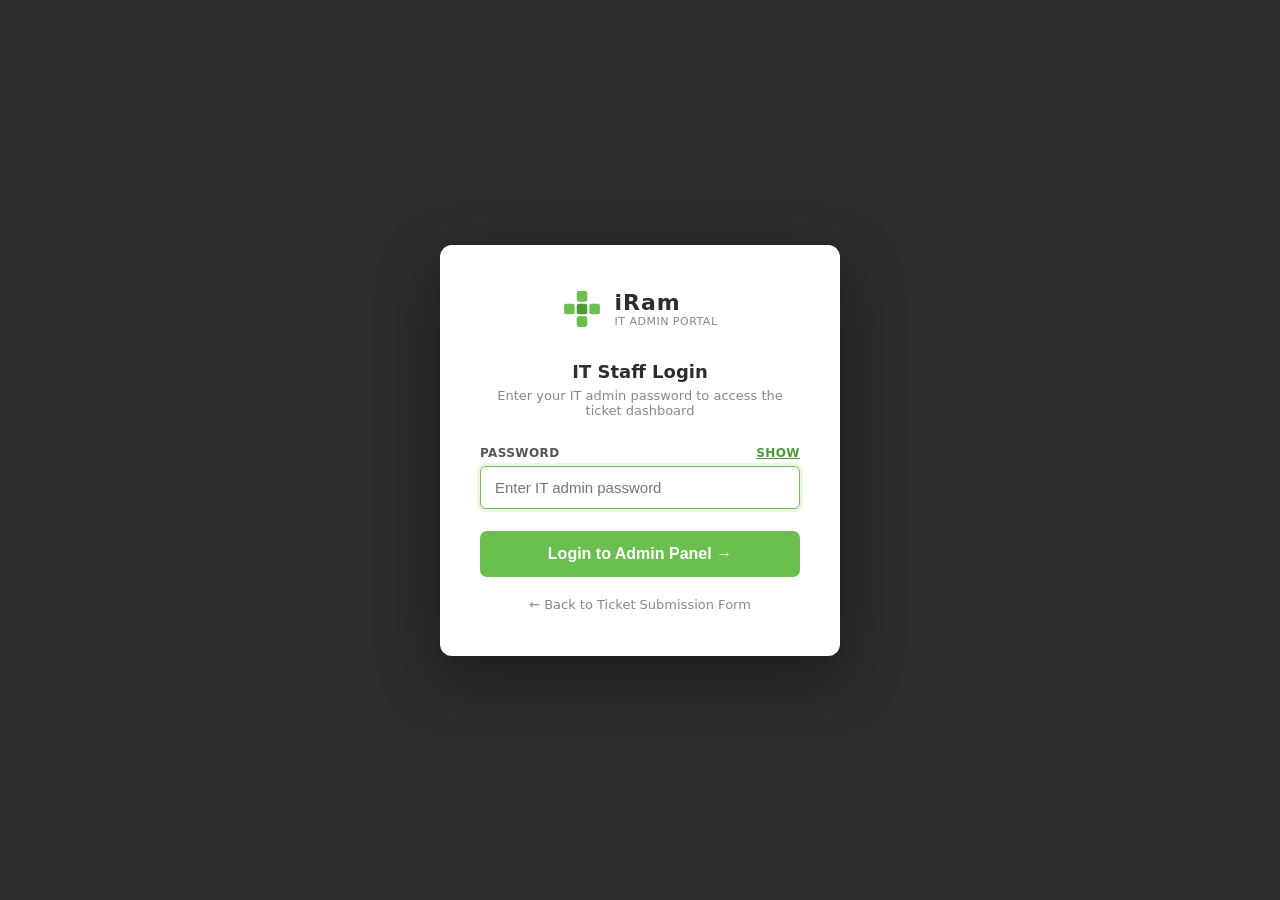
<file: login.html>
<!DOCTYPE html>
<html lang="en">
<head>
  <meta charset="UTF-8">
  <meta name="viewport" content="width=device-width, initial-scale=1.0">
  <title>iRam IT Admin — Login</title>
  <link rel="icon" href="data:image/svg+xml,<svg xmlns='http://www.w3.org/2000/svg' viewBox='0 0 100 100'><text y='.9em' font-size='90'>🔐</text></svg>">
  <style>
    :root {
      --green: #6BBF4E; --green-dark: #4e9938; --dark: #2D2D2D;
      --border: #dde; --danger: #d83b01;
    }
    *, *::before, *::after { box-sizing: border-box; margin: 0; padding: 0; }
    body {
      font-family: 'Segoe UI', system-ui, sans-serif;
      background: var(--dark);
      min-height: 100vh;
      display: flex;
      flex-direction: column;
      align-items: center;
      justify-content: center;
      padding: 20px;
    }
    .login-box {
      background: #fff;
      border-radius: 12px;
      padding: 44px 40px;
      width: 100%;
      max-width: 400px;
      box-shadow: 0 20px 60px rgba(0,0,0,0.4);
    }
    .logo {
      display: flex; align-items: center; gap: 12px;
      margin-bottom: 32px; justify-content: center;
    }
    .logo svg { width: 40px; height: 40px; }
    .logo-text .brand { font-size: 22px; font-weight: 800; color: var(--dark); letter-spacing: 1px; }
    .logo-text .sub   { font-size: 11px; color: #888; text-transform: uppercase; letter-spacing: 0.5px; }
    h2 { font-size: 18px; font-weight: 600; color: var(--dark); margin-bottom: 6px; text-align: center; }
    .sub-heading { font-size: 13px; color: #888; text-align: center; margin-bottom: 28px; }
    label { display: block; font-size: 12px; font-weight: 700; color: #555;
            text-transform: uppercase; letter-spacing: 0.4px; margin-bottom: 6px; }
    input[type="password"], input[type="text"] {
      width: 100%; padding: 12px 14px; border: 1.5px solid var(--border);
      border-radius: 6px; font-size: 15px; outline: none;
      transition: border-color 0.2s, box-shadow 0.2s;
    }
    input:focus { border-color: var(--green); box-shadow: 0 0 0 3px rgba(107,191,78,0.15); }
    .field { margin-bottom: 18px; }
    .error-banner {
      display: none; background: #fff3ef; border: 1.5px solid var(--danger);
      color: var(--danger); border-radius: 6px; padding: 10px 14px;
      font-size: 13px; margin-bottom: 16px; font-weight: 600;
    }
    .btn-login {
      width: 100%; background: var(--green); color: #fff; border: none;
      border-radius: 7px; padding: 14px; font-size: 16px; font-weight: 700;
      cursor: pointer; margin-top: 4px; transition: background 0.2s;
    }
    .btn-login:hover { background: var(--green-dark); }
    .back-link { display: block; text-align: center; margin-top: 20px;
                 font-size: 13px; color: #888; text-decoration: none; }
    .back-link:hover { color: var(--green-dark); }
    .show-pw { font-size: 12px; color: var(--green-dark); cursor: pointer;
               float: right; font-weight: 600; text-decoration: underline; margin-bottom: 4px; }
  </style>
</head>
<body>
  <div class="login-box">
    <div class="logo">
      <svg viewBox="0 0 38 38" fill="none" xmlns="http://www.w3.org/2000/svg">
        <rect x="14" y="2"  width="10" height="10" rx="2" fill="#6BBF4E"/>
        <rect x="14" y="26" width="10" height="10" rx="2" fill="#6BBF4E"/>
        <rect x="2"  y="14" width="10" height="10" rx="2" fill="#6BBF4E"/>
        <rect x="26" y="14" width="10" height="10" rx="2" fill="#6BBF4E"/>
        <rect x="14" y="14" width="10" height="10" rx="2" fill="#4e9938"/>
      </svg>
      <div class="logo-text">
        <div class="brand">iRam</div>
        <div class="sub">IT Admin Portal</div>
      </div>
    </div>

    <h2>IT Staff Login</h2>
    <p class="sub-heading">Enter your IT admin password to access the ticket dashboard</p>

    <div class="error-banner" id="error-banner">Incorrect password. Please try again.</div>

    <form id="login-form" novalidate>
      <div class="field">
        <label for="password">
          Password
          <span class="show-pw" id="show-pw-btn">Show</span>
        </label>
        <input type="password" id="password" placeholder="Enter IT admin password" autofocus autocomplete="current-password">
      </div>
      <button type="submit" class="btn-login">Login to Admin Panel →</button>
    </form>

    <a href="index.html" class="back-link">← Back to Ticket Submission Form</a>
  </div>

  <script src="assets/config.js"></script>
  <script>
    // Toggle password visibility
    document.getElementById('show-pw-btn').addEventListener('click', () => {
      const pw = document.getElementById('password');
      const btn = document.getElementById('show-pw-btn');
      if (pw.type === 'password') { pw.type = 'text'; btn.textContent = 'Hide'; }
      else { pw.type = 'password'; btn.textContent = 'Show'; }
    });

    // Already logged in?
    if (sessionStorage.getItem('iram_it_auth') === 'true') {
      window.location.href = 'admin/index.html';
    }

    function loginOk(password) {
      sessionStorage.setItem('iram_it_auth', 'true');
      // Stored so admin API calls can send it as the x-admin-key header.
      sessionStorage.setItem('iram_it_key', password);
      window.location.href = 'admin/index.html';
    }
    function loginFail() {
      document.getElementById('error-banner').style.display = 'block';
      document.getElementById('password').value = '';
      document.getElementById('password').focus();
    }

    document.getElementById('login-form').addEventListener('submit', async (e) => {
      e.preventDefault();
      const entered = document.getElementById('password').value;

      try {
        const res  = await fetch('/api/admin/login', {
          method:  'POST',
          headers: { 'Content-Type': 'application/json' },
          body:    JSON.stringify({ password: entered })
        });
        const data = await res.json().catch(() => ({}));

        if (res.ok && data.ok) { loginOk(entered); return; }

        if (data.mode === 'legacy') {
          // Server password not configured yet — fall back to the config.js check.
          const correct = (typeof IRAM_CONFIG !== 'undefined') ? IRAM_CONFIG.adminPassword : 'iRamIT2024!';
          if (entered === correct) { loginOk(entered); return; }
        }
        loginFail();
      } catch (_) {
        // Network/server issue — fall back to local check so admins aren't locked out.
        const correct = (typeof IRAM_CONFIG !== 'undefined') ? IRAM_CONFIG.adminPassword : 'iRamIT2024!';
        if (entered === correct) { loginOk(entered); } else { loginFail(); }
      }
    });
  </script>
</body>
</html>
</file>
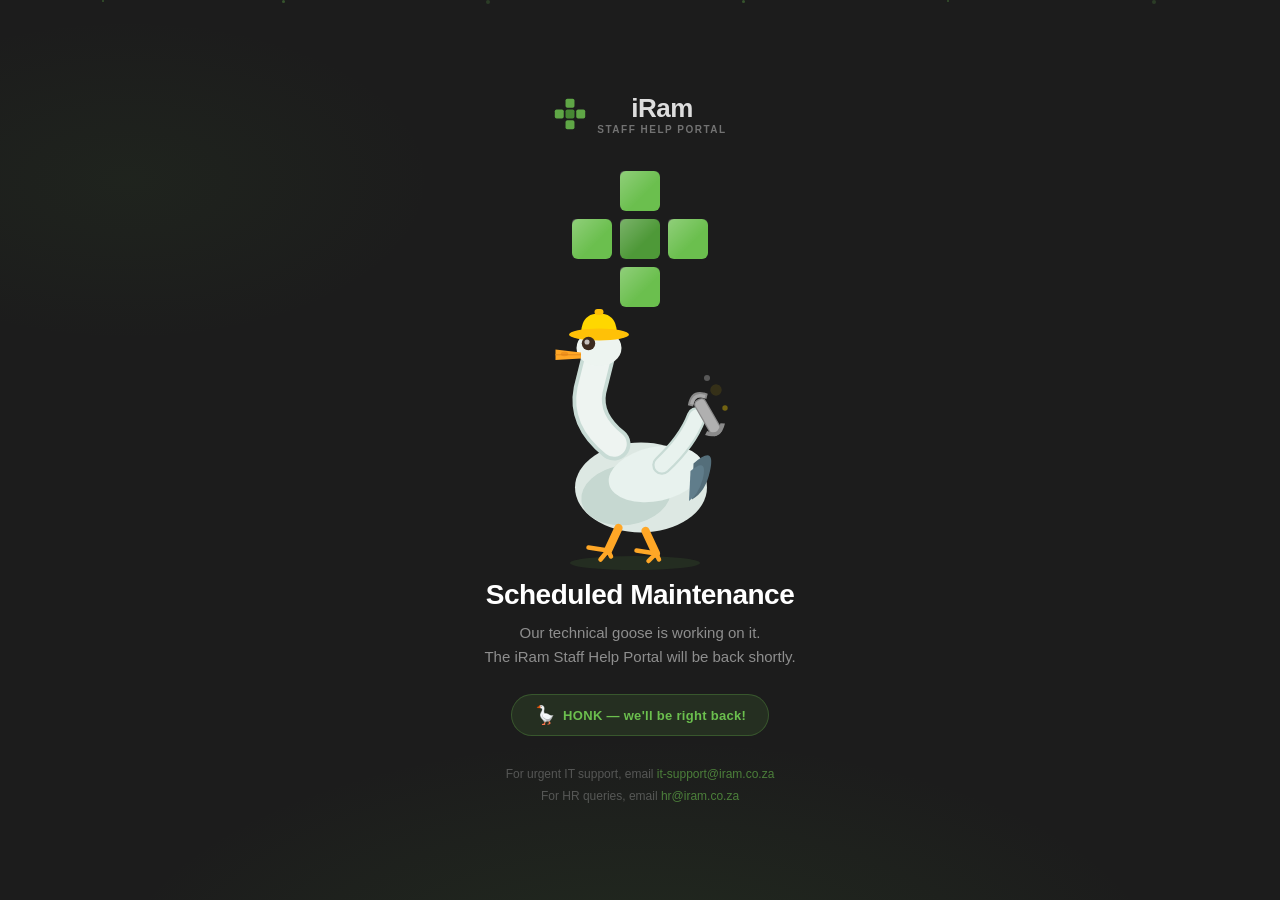
<file: maintenance.html>
<!DOCTYPE html>
<html lang="en">
<head>
  <meta charset="UTF-8">
  <meta name="viewport" content="width=device-width, initial-scale=1">
  <title>iRam — Scheduled Maintenance</title>
  <link rel="icon" href="data:image/svg+xml,<svg xmlns='http://www.w3.org/2000/svg' viewBox='0 0 100 100'><text y='.9em' font-size='90'>🪿</text></svg>">
  <style>
    *, *::before, *::after { box-sizing: border-box; margin: 0; padding: 0; }

    body {
      background: #1c1c1c;
      color: #fff;
      font-family: 'Segoe UI', Arial, sans-serif;
      min-height: 100vh;
      display: flex;
      flex-direction: column;
      align-items: center;
      justify-content: center;
      overflow: hidden;
    }

    /* Subtle green glow background */
    body::before {
      content: '';
      position: fixed;
      inset: 0;
      background:
        radial-gradient(ellipse 60% 40% at 50% 110%, rgba(78,153,56,.12) 0%, transparent 70%),
        radial-gradient(ellipse 40% 30% at 10% 20%, rgba(78,153,56,.06) 0%, transparent 60%),
        #1c1c1c;
      z-index: 0;
    }

    /* Floating dust particles */
    .particles { position:fixed; inset:0; z-index:0; pointer-events:none; overflow:hidden; }
    .particle {
      position: absolute;
      width: 3px; height: 3px;
      border-radius: 50%;
      background: rgba(107,191,78,.35);
      animation: drift linear infinite;
    }
    .particle:nth-child(1)  { left:8%;   animation-duration:18s; animation-delay:0s;   width:2px; height:2px; }
    .particle:nth-child(2)  { left:22%;  animation-duration:24s; animation-delay:4s;   }
    .particle:nth-child(3)  { left:38%;  animation-duration:20s; animation-delay:8s;   width:4px; height:4px; background:rgba(107,191,78,.2); }
    .particle:nth-child(4)  { left:58%;  animation-duration:16s; animation-delay:2s;   }
    .particle:nth-child(5)  { left:74%;  animation-duration:22s; animation-delay:6s;   width:2px; height:2px; }
    .particle:nth-child(6)  { left:90%;  animation-duration:19s; animation-delay:11s;  width:4px; height:4px; background:rgba(107,191,78,.2); }
    @keyframes drift {
      from { transform: translateY(110vh); opacity:0; }
      10%  { opacity: 1; }
      90%  { opacity: 1; }
      to   { transform: translateY(-10vh); opacity:0; }
    }

    .container {
      position: relative;
      z-index: 1;
      text-align: center;
      padding: 24px 20px;
      display: flex;
      flex-direction: column;
      align-items: center;
      gap: 0;
    }

    /* ── iRam brand ── */
    .brand {
      display: flex;
      align-items: center;
      justify-content: center;
      gap: 10px;
      margin-bottom: 36px;
      opacity: 0.85;
    }
    .brand-text { font-size: 26px; font-weight: 800; color: #fff; letter-spacing: -.5px; }
    .brand-sub  { font-size: 10px; font-weight: 600; color: rgba(255,255,255,.45); text-transform: uppercase; letter-spacing: 1.5px; }

    /* ── Puzzle logo ── */
    .puzzle-wrap {
      position: relative;
      width: 136px;
      height: 136px;
      margin-bottom: 8px;
    }
    .sq {
      position: absolute;
      width: 40px;
      height: 40px;
      border-radius: 6px;
      animation: assemble 7s cubic-bezier(.4,0,.2,1) infinite;
    }
    /* Grid positions for the cross */
    .sq-top    { top:0;   left:48px; background:#6BBF4E; --dx:-35px; --dy:-55px; --r:-18deg; animation-delay:0s;   }
    .sq-left   { top:48px; left:0;   background:#6BBF4E; --dx:-60px; --dy:18px;  --r:14deg;  animation-delay:.15s; }
    .sq-center { top:48px; left:48px; background:#4e9938; --dx:8px;  --dy:42px;  --r:-8deg;  animation-delay:.05s; }
    .sq-right  { top:48px; left:96px; background:#6BBF4E; --dx:55px; --dy:-18px; --r:22deg;  animation-delay:.2s;  }
    .sq-bottom { top:96px; left:48px; background:#6BBF4E; --dx:28px; --dy:58px;  --r:-12deg; animation-delay:.1s;  }

    @keyframes assemble {
      0%,25%  { transform: translate(var(--dx), var(--dy)) rotate(var(--r)); opacity:.65; }
      50%,78% { transform: translate(0,0) rotate(0deg); opacity:1; }
      95%,100%{ transform: translate(var(--dx), var(--dy)) rotate(var(--r)); opacity:.65; }
    }

    /* Glint on assembled logo */
    .puzzle-glint {
      position: absolute;
      inset: 0;
      border-radius: 4px;
      background: linear-gradient(135deg, rgba(255,255,255,.25) 0%, transparent 60%);
      animation: glint-fade 7s ease-in-out infinite;
      pointer-events: none;
    }
    @keyframes glint-fade {
      0%,45%   { opacity:0; }
      58%,74%  { opacity:1; }
      85%,100% { opacity:0; }
    }

    /* ── Goose ── */
    .goose-area {
      position: relative;
      width: 240px;
      height: 270px;
      margin: -10px auto 0;
    }
    /* Whole goose bobs while working */
    .goose-svg {
      animation: work-bob 1.6s ease-in-out infinite;
      transform-origin: bottom center;
    }
    @keyframes work-bob {
      0%,100% { transform: translateY(0) rotate(0deg); }
      30%     { transform: translateY(-12px) rotate(1.5deg); }
      70%     { transform: translateY(-5px)  rotate(-1deg); }
    }
    /* Wrench swings */
    .wrench-arm {
      animation: wrench-swing 1.6s ease-in-out infinite;
      transform-box: fill-box;
      transform-origin: 30% 80%;
    }
    @keyframes wrench-swing {
      0%,100% { transform: rotate(0deg); }
      40%     { transform: rotate(28deg); }
      70%     { transform: rotate(-8deg); }
    }
    /* Legs alternate */
    .leg-l {
      animation: leg-left  .8s ease-in-out infinite alternate;
      transform-box: fill-box; transform-origin: 50% 0%;
    }
    .leg-r {
      animation: leg-right .8s ease-in-out infinite alternate;
      transform-box: fill-box; transform-origin: 50% 0%;
    }
    @keyframes leg-left  { to { transform: rotate(14deg);  } }
    @keyframes leg-right { to { transform: rotate(-14deg); } }
    /* Head nods at puzzle */
    .goose-head-group {
      animation: head-nod 2.4s ease-in-out infinite;
      transform-box: fill-box;
      transform-origin: 50% 90%;
    }
    @keyframes head-nod {
      0%,100% { transform: rotate(0deg); }
      40%     { transform: rotate(-12deg); }
      70%     { transform: rotate(4deg);  }
    }

    /* ── Text ── */
    h1 {
      font-size: 28px;
      font-weight: 800;
      color: #fff;
      margin-top: 4px;
      letter-spacing: -.5px;
    }
    .sub {
      font-size: 15px;
      color: rgba(255,255,255,.5);
      line-height: 1.65;
      margin: 10px 0 24px;
      max-width: 400px;
    }
    .badge {
      display: inline-flex;
      align-items: center;
      gap: 7px;
      background: rgba(107,191,78,.12);
      border: 1.5px solid rgba(107,191,78,.28);
      color: #6BBF4E;
      font-size: 13px;
      font-weight: 700;
      padding: 9px 22px;
      border-radius: 24px;
      letter-spacing: .3px;
    }
    .badge span { font-size: 18px; animation: honk-bounce .8s ease-in-out infinite alternate; display:inline-block; }
    @keyframes honk-bounce { to { transform: scale(1.25) rotate(-8deg); } }

    .footer {
      margin-top: 28px;
      font-size: 12px;
      color: rgba(255,255,255,.25);
      line-height: 1.8;
    }
    .footer a { color: rgba(107,191,78,.6); text-decoration: none; }
  </style>
</head>
<body>

  <!-- Background particles -->
  <div class="particles">
    <div class="particle"></div><div class="particle"></div>
    <div class="particle"></div><div class="particle"></div>
    <div class="particle"></div><div class="particle"></div>
  </div>

  <div class="container">

    <!-- Brand -->
    <div class="brand">
      <svg viewBox="0 0 38 38" width="34" height="34" fill="none" xmlns="http://www.w3.org/2000/svg">
        <rect x="14" y="2"  width="10" height="10" rx="2" fill="#6BBF4E"/>
        <rect x="14" y="26" width="10" height="10" rx="2" fill="#6BBF4E"/>
        <rect x="2"  y="14" width="10" height="10" rx="2" fill="#6BBF4E"/>
        <rect x="26" y="14" width="10" height="10" rx="2" fill="#6BBF4E"/>
        <rect x="14" y="14" width="10" height="10" rx="2" fill="#4e9938"/>
      </svg>
      <div>
        <div class="brand-text">iRam</div>
        <div class="brand-sub">Staff Help Portal</div>
      </div>
    </div>

    <!-- Animated puzzle -->
    <div class="puzzle-wrap">
      <div class="sq sq-top">   <div class="puzzle-glint"></div></div>
      <div class="sq sq-left">  <div class="puzzle-glint"></div></div>
      <div class="sq sq-center"><div class="puzzle-glint"></div></div>
      <div class="sq sq-right"> <div class="puzzle-glint"></div></div>
      <div class="sq sq-bottom"><div class="puzzle-glint"></div></div>
    </div>

    <!-- Goose -->
    <div class="goose-area">
      <svg class="goose-svg" xmlns="http://www.w3.org/2000/svg" viewBox="0 0 240 270" width="240" height="270">

        <!-- Drop shadow -->
        <ellipse cx="115" cy="258" rx="65" ry="7" fill="rgba(107,191,78,.1)"/>

        <!-- Same flat-design goose as the 404 page, scaled up, with hard hat + wrench -->
        <g transform="translate(28,40) scale(1.5)">

          <!-- BODY -->
          <ellipse cx="62" cy="95" rx="44" ry="30" fill="#dde8e3"/>
          <!-- Wing shadow (lower body) -->
          <ellipse cx="52" cy="100" rx="30" ry="20" fill="#c6d8d1" transform="rotate(-8 52 100)"/>
          <!-- Wing highlight (upper front) -->
          <ellipse cx="72" cy="86" rx="32" ry="18" fill="#e8f2ee" transform="rotate(-12 72 86)"/>

          <!-- TAIL — dark slate -->
          <path d="M97 79 Q112 66 108 84 Q105 98 96 103 Z" fill="#546e7a"/>
          <path d="M95 84 Q107 74 103 90 Q100 100 94 104 Z" fill="#607d8b"/>

          <!-- WRENCH ARM (animated) -->
          <g class="wrench-arm">
            <path d="M76 80 Q93 64 99 48" stroke="#c8dbd5" stroke-width="13" fill="none" stroke-linecap="round"/>
            <path d="M76 80 Q93 64 99 48" stroke="#e8f2ee" stroke-width="10" fill="none" stroke-linecap="round"/>
            <!-- Wrench -->
            <g transform="translate(102,40) rotate(-30) scale(.85)">
              <rect x="-5" y="-5" width="10" height="32" rx="4" fill="#8a8a8a"/>
              <rect x="-4" y="-4" width="8" height="30" rx="3" fill="#b0b0b0"/>
              <path d="M-9,-5 Q0,-16 9,-5 L6,-2 Q0,-10 -6,-2 Z" fill="#8a8a8a"/>
              <path d="M-7,-5 Q0,-13 7,-5 L5,-3 Q0,-10 -5,-3 Z" fill="#a8a8a8"/>
              <path d="M-9,22 Q0,32 9,22 L6,20 Q0,28 -6,20 Z" fill="#8a8a8a"/>
            </g>
            <!-- Sparkles (working) -->
            <circle cx="112" cy="30" r="2.5" fill="#FFD700" opacity=".9">
              <animate attributeName="opacity" values=".9;0;.9" dur="0.8s" repeatCount="indefinite"/>
              <animate attributeName="r" values="2.5;4;2.5" dur="0.8s" repeatCount="indefinite"/>
            </circle>
            <circle cx="118" cy="42" r="1.8" fill="#FFD700" opacity=".7">
              <animate attributeName="opacity" values=".7;0;.7" dur="1.1s" begin="0.3s" repeatCount="indefinite"/>
            </circle>
            <circle cx="106" cy="22" r="2" fill="#fff" opacity=".8">
              <animate attributeName="opacity" values=".8;0;.8" dur="0.6s" begin="0.15s" repeatCount="indefinite"/>
            </circle>
          </g>

          <!-- NECK (S-curve, flat two-tone) -->
          <path d="M44 66 Q24 50 28 30 Q32 14 34 6"
                stroke="#c8dbd5" stroke-width="22" fill="none" stroke-linecap="round"/>
          <path d="M44 66 Q24 50 28 30 Q32 14 34 6"
                stroke="#eef4f1" stroke-width="17" fill="none" stroke-linecap="round"/>

          <!-- HEAD + hard hat group (animated nod) -->
          <g class="goose-head-group">
            <ellipse cx="34" cy="2" rx="15" ry="12" fill="#edf4f0"/>
            <!-- Hard hat -->
            <path d="M22 -7 Q22 -21 34 -21 Q46 -21 46 -7 Z" fill="#FFD700"/>
            <rect x="31" y="-24" width="6" height="4" rx="2" fill="#FFC107"/>
            <ellipse cx="34" cy="-7" rx="20" ry="4" fill="#FFC107"/>
            <!-- EYE -->
            <circle cx="27" cy="-1" r="4.5" fill="#3d2b1f"/>
            <circle cx="26" cy="-2" r="1.7" fill="white" opacity=".7"/>
            <!-- BEAK -->
            <path d="M22 5 L5 3 L5 10 L22 9 Z" fill="#FFA726"/>
            <line x1="5" y1="6.5" x2="22" y2="6.5" stroke="#e89020" stroke-width=".8"/>
            <ellipse cx="11" cy="6" rx="2.5" ry="1.5" fill="#e08014" opacity=".5"/>
          </g>

          <!-- LEGS -->
          <g class="leg-l">
            <path d="M47 122 L40 137" stroke="#FFA726" stroke-width="5.5" stroke-linecap="round"/>
            <path d="M40 137 L27 135 M40 137 L35 143 M40 137 L42 141"
                  stroke="#FFA726" stroke-width="3" fill="none" stroke-linecap="round" stroke-linejoin="round"/>
          </g>
          <g class="leg-r">
            <path d="M65 124 L72 139" stroke="#FFA726" stroke-width="5.5" stroke-linecap="round"/>
            <path d="M72 139 L59 137 M72 139 L67 144 M72 139 L74 143"
                  stroke="#FFA726" stroke-width="3" fill="none" stroke-linecap="round" stroke-linejoin="round"/>
          </g>

        </g>

      </svg>
    </div>

    <h1>Scheduled Maintenance</h1>
    <p class="sub">Our technical goose is working on it.<br>The iRam Staff Help Portal will be back shortly.</p>
    <div class="badge"><span>🪿</span> HONK — we'll be right back!</div>

    <div class="footer">
      For urgent IT support, email <a href="mailto:it-support@iram.co.za">it-support@iram.co.za</a><br>
      For HR queries, email <a href="mailto:hr@iram.co.za">hr@iram.co.za</a>
    </div>

  </div>
</body>
</html>
</file>
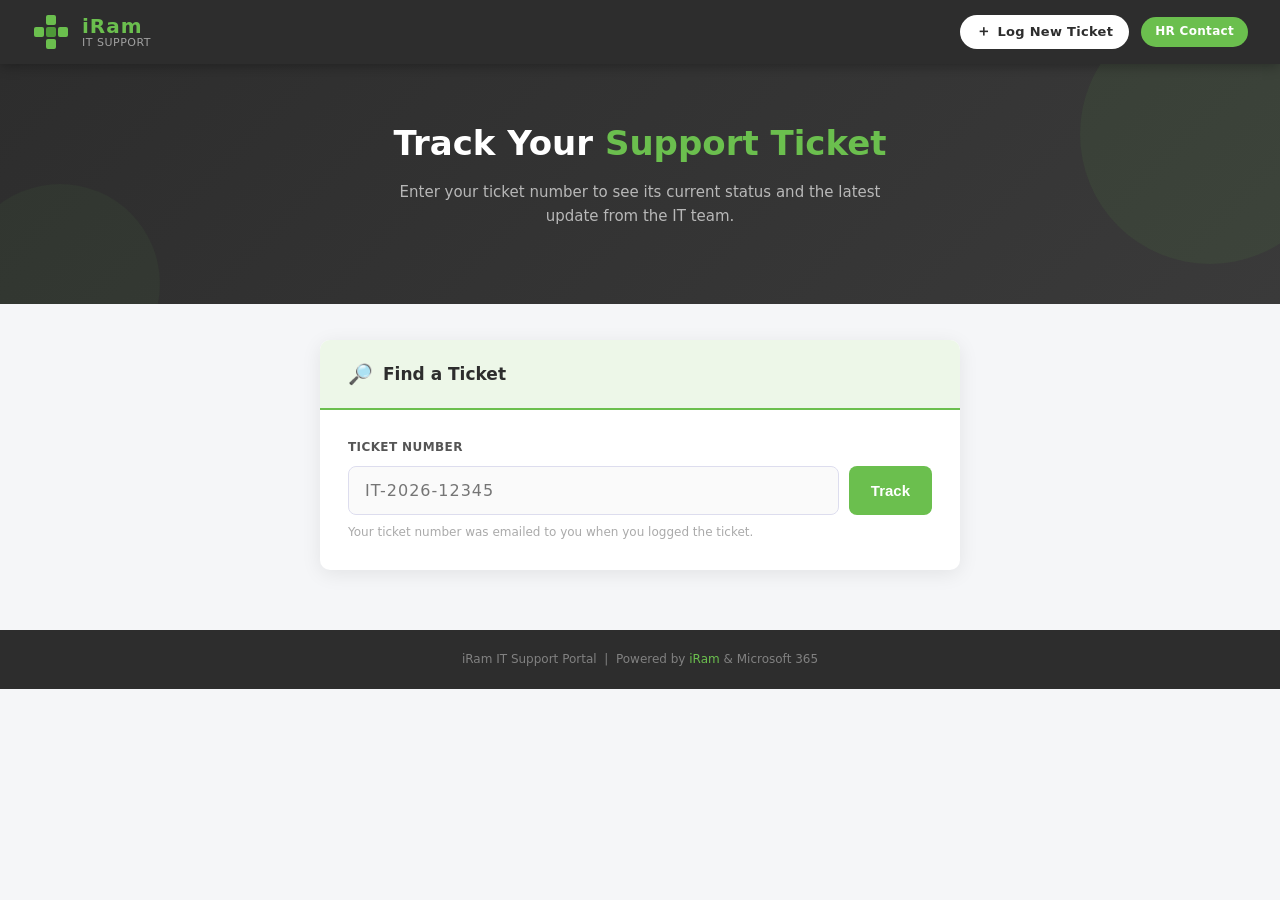
<file: track.html>
<!DOCTYPE html>
<html lang="en">
<head>
  <meta charset="UTF-8">
  <meta name="viewport" content="width=device-width, initial-scale=1.0">
  <title>iRam IT Support — Track a Ticket</title>
  <meta name="description" content="Check the status and progress of an existing iRam IT support ticket.">
  <link rel="stylesheet" href="assets/style.css">
  <link rel="icon" href="data:image/svg+xml,<svg xmlns='http://www.w3.org/2000/svg' viewBox='0 0 100 100'><text y='.9em' font-size='90'>🔎</text></svg>">
  <style>
    .track-wrap { max-width: 640px; margin: 0 auto; }
    .track-search { display: flex; gap: 10px; margin-top: 8px; }
    .track-search input {
      flex: 1; padding: 14px 16px; border: 1.5px solid #dde; border-radius: 8px;
      font-size: 16px; outline: none; text-transform: uppercase; letter-spacing: 1px;
      transition: border-color .2s, box-shadow .2s;
    }
    .track-search input:focus { border-color: var(--green); box-shadow: 0 0 0 3px rgba(107,191,78,.15); }
    .track-search button {
      background: var(--green); color: #fff; border: none; border-radius: 8px;
      padding: 0 22px; font-size: 15px; font-weight: 700; cursor: pointer; transition: background .2s;
    }
    .track-search button:hover { background: var(--green-dark); }
    .track-search button:disabled { opacity: .6; cursor: default; }

    .track-msg { text-align: center; padding: 36px 20px; color: #888; font-size: 14px; }
    .track-msg.error { color: var(--danger, #d83b01); }

    .result-card { margin-top: 24px; display: none; }
    .result-head {
      display: flex; align-items: center; justify-content: space-between;
      flex-wrap: wrap; gap: 10px; padding-bottom: 16px; border-bottom: 1px solid #eee;
    }
    .result-head .rh-num { font-size: 22px; font-weight: 800; color: var(--dark); letter-spacing: 1px; }
    .status-pill {
      display: inline-flex; align-items: center; gap: 7px; padding: 6px 14px;
      border-radius: 20px; font-size: 13px; font-weight: 700;
    }
    .status-pill .dot { width: 9px; height: 9px; border-radius: 50%; background: currentColor; }

    /* Status timeline */
    .timeline { display: flex; margin: 26px 0 6px; }
    .tl-step { flex: 1; text-align: center; position: relative; }
    .tl-step::before {
      content: ''; position: absolute; top: 13px; left: -50%; width: 100%; height: 3px;
      background: #e3e6ea; z-index: 0;
    }
    .tl-step:first-child::before { display: none; }
    .tl-step.done::before { background: var(--green); }
    .tl-dot {
      width: 28px; height: 28px; border-radius: 50%; background: #e3e6ea; color: #fff;
      display: flex; align-items: center; justify-content: center; margin: 0 auto 8px;
      position: relative; z-index: 1; font-size: 14px; font-weight: 700;
    }
    .tl-step.done .tl-dot { background: var(--green); }
    .tl-step.current .tl-dot { background: var(--green-dark); box-shadow: 0 0 0 4px rgba(107,191,78,.2); }
    .tl-label { font-size: 12px; color: #888; font-weight: 600; }
    .tl-step.done .tl-label, .tl-step.current .tl-label { color: var(--dark); }

    .result-meta { margin-top: 20px; border: 1px solid #eee; border-radius: 8px; overflow: hidden; }
    .result-meta .row { display: flex; font-size: 13px; }
    .result-meta .row:nth-child(odd) { background: #f9f9f9; }
    .result-meta .key { width: 150px; padding: 11px 16px; font-weight: 600; color: #555; }
    .result-meta .val { padding: 11px 16px; color: #333; }

    .public-update {
      margin-top: 18px; background: #edf7e8; border: 1px solid #cfe8bf;
      border-radius: 8px; padding: 16px 18px;
    }
    .public-update .pu-label {
      font-size: 11px; text-transform: uppercase; letter-spacing: .6px;
      color: var(--green-dark); font-weight: 700; margin-bottom: 6px;
    }
    .public-update .pu-text { font-size: 14px; color: #333; line-height: 1.6; white-space: pre-wrap; }
  </style>
</head>
<body>

  <!-- ── HEADER ── -->
  <header class="site-header">
    <a href="/" class="logo">
      <svg class="logo-icon" viewBox="0 0 38 38" fill="none" xmlns="http://www.w3.org/2000/svg">
        <rect x="14" y="2"  width="10" height="10" rx="2" fill="#6BBF4E"/>
        <rect x="14" y="26" width="10" height="10" rx="2" fill="#6BBF4E"/>
        <rect x="2"  y="14" width="10" height="10" rx="2" fill="#6BBF4E"/>
        <rect x="26" y="14" width="10" height="10" rx="2" fill="#6BBF4E"/>
        <rect x="14" y="14" width="10" height="10" rx="2" fill="#4e9938"/>
      </svg>
      <span class="logo-text">
        <span class="brand">iRam</span>
        <span class="sub">IT Support</span>
      </span>
    </a>
    <div class="header-actions">
      <a href="index.html" class="header-new-btn" style="text-decoration:none"><span>＋</span> Log New Ticket</a>
      <a href="hr.html" class="header-badge" style="text-decoration:none">HR Contact</a>
    </div>
  </header>

  <!-- ── HERO ── -->
  <section class="hero">
    <h1>Track Your <span>Support Ticket</span></h1>
    <p>Enter your ticket number to see its current status and the latest update from the IT team.</p>
  </section>

  <!-- ── MAIN ── -->
  <main class="main-content">
    <div class="card track-wrap">
      <div class="card-header">
        <span class="icon">🔎</span>
        <h2>Find a Ticket</h2>
      </div>
      <div class="card-body">

        <form id="track-form">
          <label for="ticket-input" style="display:block;font-size:12px;font-weight:700;color:#555;text-transform:uppercase;letter-spacing:.4px;margin-bottom:6px">Ticket Number</label>
          <div class="track-search">
            <input type="text" id="ticket-input" placeholder="IT-2026-12345" autocomplete="off" spellcheck="false">
            <button type="submit" id="track-btn">Track</button>
          </div>
          <p style="font-size:12px;color:#aaa;margin-top:8px">Your ticket number was emailed to you when you logged the ticket.</p>
        </form>

        <div id="track-message" class="track-msg" style="display:none"></div>

        <!-- RESULT -->
        <div id="result-card" class="result-card">
          <div class="result-head">
            <div class="rh-num" id="r-ticket">—</div>
            <span class="status-pill" id="r-status-pill"><span class="dot"></span><span id="r-status-text">—</span></span>
          </div>

          <div class="timeline" id="r-timeline">
            <div class="tl-step" data-step="Open"><div class="tl-dot">1</div><div class="tl-label">Logged</div></div>
            <div class="tl-step" data-step="In Progress"><div class="tl-dot">2</div><div class="tl-label">In Progress</div></div>
            <div class="tl-step" data-step="Resolved"><div class="tl-dot">✓</div><div class="tl-label">Resolved</div></div>
          </div>

          <div class="public-update" id="r-update-wrap" style="display:none">
            <div class="pu-label">Latest update from IT</div>
            <div class="pu-text" id="r-update">—</div>
          </div>

          <div class="result-meta">
            <div class="row"><span class="key">Assigned to</span><span class="val" id="r-assigned">—</span></div>
            <div class="row"><span class="key">Category</span><span class="val" id="r-category">—</span></div>
            <div class="row"><span class="key">Submitted</span><span class="val" id="r-submitted">—</span></div>
            <div class="row"><span class="key">Last Updated</span><span class="val" id="r-updated">—</span></div>
          </div>
        </div>

      </div>
    </div>
  </main>

  <footer class="site-footer">
    <p>iRam IT Support Portal &nbsp;|&nbsp; Powered by <span>iRam</span> &amp; Microsoft 365</p>
  </footer>

  <script>
  (function () {
    const form    = document.getElementById('track-form');
    const input   = document.getElementById('ticket-input');
    const btn     = document.getElementById('track-btn');
    const msg     = document.getElementById('track-message');
    const card    = document.getElementById('result-card');

    const STATUS_STYLE = {
      'Open':        { color: '#986f0b', bg: '#fffbef' },
      'In Progress': { color: '#0067b8', bg: '#eff6fc' },
      'Resolved':    { color: '#498205', bg: '#edf7e8' },
      'Closed':      { color: '#498205', bg: '#edf7e8' },
      'On Hold':     { color: '#8a8886', bg: '#f3f2f1' }
    };
    const STEP_INDEX = { 'Open': 0, 'In Progress': 1, 'Resolved': 2, 'Closed': 2 };

    function showMsg(text, isError) {
      card.style.display = 'none';
      msg.textContent = text;
      msg.className = 'track-msg' + (isError ? ' error' : '');
      msg.style.display = 'block';
    }

    function fmtDate(d) {
      if (!d) return '—';
      try { return new Date(d).toLocaleString('en-ZA', { dateStyle: 'medium', timeStyle: 'short' }); }
      catch (_) { return d; }
    }

    function renderResult(t) {
      msg.style.display = 'none';
      document.getElementById('r-ticket').textContent    = t.ticketID;
      document.getElementById('r-assigned').textContent  = (t.assignedTo && t.assignedTo.trim()) ? t.assignedTo : 'Awaiting assignment';
      document.getElementById('r-category').textContent  = t.category || '—';
      document.getElementById('r-submitted').textContent = fmtDate(t.submittedAt);
      document.getElementById('r-updated').textContent   = fmtDate(t.lastUpdated);

      const status = t.status || 'Open';
      const style  = STATUS_STYLE[status] || { color: '#555', bg: '#f3f2f1' };
      const pill   = document.getElementById('r-status-pill');
      pill.style.color = style.color;
      pill.style.background = style.bg;
      document.getElementById('r-status-text').textContent = status;

      // Timeline
      const idx = STEP_INDEX[status] ?? 0;
      document.querySelectorAll('#r-timeline .tl-step').forEach((el, i) => {
        el.classList.remove('done', 'current');
        if (i < idx) el.classList.add('done');
        else if (i === idx) el.classList.add('done', 'current');
      });

      // Public update
      const upWrap = document.getElementById('r-update-wrap');
      if (t.publicUpdate && t.publicUpdate.trim()) {
        document.getElementById('r-update').textContent = t.publicUpdate;
        upWrap.style.display = 'block';
      } else {
        upWrap.style.display = 'none';
      }

      card.style.display = 'block';
    }

    async function lookup(ticket) {
      btn.disabled = true; btn.textContent = '…';
      showMsg('Looking up your ticket…', false);
      try {
        const res  = await fetch(`/api/track?ticket=${encodeURIComponent(ticket)}`, { cache: 'no-store' });
        const data = await res.json();
        if (res.status === 404 || data.found === false) {
          showMsg(`No ticket found with number ${ticket}. Please check the number and try again.`, true);
        } else if (!res.ok) {
          showMsg(data.error || 'Something went wrong. Please try again shortly.', true);
        } else {
          renderResult(data);
        }
      } catch (_) {
        showMsg('Could not reach the server. Please check your connection and try again.', true);
      } finally {
        btn.disabled = false; btn.textContent = 'Track';
      }
    }

    form.addEventListener('submit', (e) => {
      e.preventDefault();
      const ticket = input.value.trim().toUpperCase();
      if (!/^IT-\d{4}-\d{3,6}$/.test(ticket)) {
        showMsg('Please enter a valid ticket number, e.g. IT-2026-12345.', true);
        return;
      }
      lookup(ticket);
    });

    // Allow deep-linking: /track.html?ticket=IT-2026-12345
    const pre = new URLSearchParams(location.search).get('ticket');
    if (pre) { input.value = pre.toUpperCase(); form.requestSubmit(); }
  })();
  </script>
</body>
</html>
</file>
<file: assets/style.css>
/* ──────────────────────────────────────────────
   iRam IT Support Portal — Stylesheet
   Brand: #6BBF4E (green), #2D2D2D (dark), white
   ────────────────────────────────────────────── */

:root {
  --green:        #6BBF4E;
  --green-dark:   #4e9938;
  --green-light:  #edf7e8;
  --dark:         #2D2D2D;
  --mid:          #555;
  --muted:        #888;
  --border:       #dde;
  --bg:           #f5f6f8;
  --white:        #ffffff;
  --danger:       #d83b01;
  --warning:      #986f0b;
  --shadow:       0 4px 20px rgba(0,0,0,0.08);
  --radius:       10px;
}

*, *::before, *::after { box-sizing: border-box; margin: 0; padding: 0; }

html { scroll-behavior: smooth; }

body {
  font-family: 'Segoe UI', system-ui, -apple-system, sans-serif;
  background: var(--bg);
  color: var(--dark);
  min-height: 100vh;
  font-size: 15px;
  line-height: 1.6;
}

/* ── HEADER ── */
.site-header {
  background: var(--dark);
  padding: 0 32px;
  display: flex;
  align-items: center;
  justify-content: space-between;
  height: 64px;
  position: sticky;
  top: 0;
  z-index: 100;
  box-shadow: 0 2px 12px rgba(0,0,0,0.3);
}

.logo {
  display: flex;
  align-items: center;
  gap: 12px;
  text-decoration: none;
}

.logo-icon {
  width: 38px;
  height: 38px;
}

.logo-text {
  display: flex;
  flex-direction: column;
  line-height: 1.1;
}

.logo-text .brand {
  color: var(--green);
  font-size: 20px;
  font-weight: 700;
  letter-spacing: 1px;
}

.logo-text .sub {
  color: rgba(255,255,255,0.55);
  font-size: 11px;
  letter-spacing: 0.5px;
  text-transform: uppercase;
}

.header-badge {
  background: var(--green);
  color: var(--white);
  font-size: 12px;
  font-weight: 600;
  padding: 5px 14px;
  border-radius: 20px;
  letter-spacing: 0.3px;
}

.header-actions {
  display: flex;
  align-items: center;
  gap: 12px;
}

.header-new-btn {
  display: inline-flex;
  align-items: center;
  gap: 6px;
  background: var(--white);
  color: var(--dark);
  font-size: 13px;
  font-weight: 700;
  padding: 7px 16px;
  border: none;
  border-radius: 20px;
  cursor: pointer;
  letter-spacing: 0.3px;
  transition: background 0.15s, transform 0.05s;
}
.header-new-btn span { font-size: 15px; line-height: 1; }
.header-new-btn:hover  { background: #e9f5e2; }
.header-new-btn:active { transform: scale(0.97); }

.header-ghost {
  display: inline-flex;
  align-items: center;
  gap: 6px;
  background: transparent;
  color: rgba(255,255,255,0.85);
  font-size: 13px;
  font-weight: 600;
  padding: 6px 14px;
  border: 1.5px solid rgba(255,255,255,0.25);
  border-radius: 20px;
  letter-spacing: 0.3px;
  text-decoration: none;
  transition: border-color 0.15s, color 0.15s;
}
.header-ghost:hover { color: #fff; border-color: rgba(255,255,255,0.55); }

/* ── HERO ── */
.hero {
  background: linear-gradient(135deg, var(--dark) 0%, #3a3a3a 100%);
  padding: 52px 32px;
  text-align: center;
  position: relative;
  overflow: hidden;
}

.hero::before {
  content: '';
  position: absolute;
  top: -60px; right: -60px;
  width: 260px; height: 260px;
  background: var(--green);
  opacity: 0.07;
  border-radius: 50%;
}

.hero::after {
  content: '';
  position: absolute;
  bottom: -80px; left: -40px;
  width: 200px; height: 200px;
  background: var(--green);
  opacity: 0.05;
  border-radius: 50%;
}

.hero h1 {
  color: var(--white);
  font-size: clamp(22px, 4vw, 34px);
  font-weight: 700;
  margin-bottom: 10px;
}

.hero h1 span { color: var(--green); }

.hero p {
  color: rgba(255,255,255,0.65);
  font-size: 15px;
  max-width: 520px;
  margin: 0 auto 24px;
}

.hero-channels {
  display: flex;
  justify-content: center;
  gap: 10px;
  flex-wrap: wrap;
}

.channel-pill {
  background: rgba(255,255,255,0.1);
  color: rgba(255,255,255,0.85);
  border: 1px solid rgba(255,255,255,0.15);
  border-radius: 20px;
  padding: 5px 14px;
  font-size: 12px;
  display: flex;
  align-items: center;
  gap: 5px;
  text-decoration: none;
}
a.channel-pill {
  cursor: pointer;
  transition: background 0.15s, border-color 0.15s;
}
a.channel-pill:hover {
  background: rgba(107,191,78,0.25);
  border-color: rgba(107,191,78,0.6);
  color: #fff;
}
.channel-pill.info-pill {
  opacity: 0.6;
  font-style: italic;
  cursor: default;
}

.channel-pill .dot {
  width: 6px; height: 6px;
  background: var(--green);
  border-radius: 50%;
  display: inline-block;
}

/* ── LAYOUT ── */
.main-content {
  max-width: 780px;
  margin: 0 auto;
  padding: 36px 20px 60px;
}

/* ── CARD ── */
.card {
  background: var(--white);
  border-radius: var(--radius);
  box-shadow: var(--shadow);
  overflow: hidden;
  margin-bottom: 24px;
}

.card-header {
  background: var(--green-light);
  border-bottom: 2px solid var(--green);
  padding: 18px 28px;
  display: flex;
  align-items: center;
  gap: 10px;
}

.card-header h2 {
  font-size: 17px;
  font-weight: 600;
  color: var(--dark);
}

.card-header .icon {
  font-size: 20px;
}

.card-body { padding: 28px; }

/* ── FORM ── */
.form-grid {
  display: grid;
  grid-template-columns: 1fr 1fr;
  gap: 18px;
}

.form-group {
  display: flex;
  flex-direction: column;
  gap: 6px;
}

.form-group.full { grid-column: 1 / -1; }

label {
  font-size: 13px;
  font-weight: 600;
  color: var(--mid);
  text-transform: uppercase;
  letter-spacing: 0.4px;
}

label .req { color: var(--danger); margin-left: 2px; }

input[type="text"],
input[type="email"],
input[type="tel"],
select,
textarea {
  width: 100%;
  padding: 11px 14px;
  border: 1.5px solid var(--border);
  border-radius: 6px;
  font-size: 14.5px;
  font-family: inherit;
  color: var(--dark);
  background: #fafafa;
  transition: border-color 0.2s, box-shadow 0.2s;
  outline: none;
  appearance: none;
}

input:focus, select:focus, textarea:focus {
  border-color: var(--green);
  box-shadow: 0 0 0 3px rgba(107,191,78,0.15);
  background: var(--white);
}

input.error, select.error, textarea.error {
  border-color: var(--danger);
  box-shadow: 0 0 0 3px rgba(216,59,1,0.1);
}

textarea { resize: vertical; min-height: 110px; }

select {
  background-image: url("data:image/svg+xml,%3Csvg xmlns='http://www.w3.org/2000/svg' width='12' height='8' viewBox='0 0 12 8'%3E%3Cpath d='M1 1l5 5 5-5' stroke='%23888' stroke-width='1.5' fill='none' stroke-linecap='round'/%3E%3C/svg%3E");
  background-repeat: no-repeat;
  background-position: right 12px center;
  padding-right: 36px;
  cursor: pointer;
}

.error-msg {
  font-size: 12px;
  color: var(--danger);
  display: none;
}

.form-group.has-error .error-msg { display: block; }

/* ── FORM SECTION LABELS ── */
.form-section-label {
  font-size: 12px;
  font-weight: 700;
  text-transform: uppercase;
  letter-spacing: 1px;
  color: var(--green-dark);
  border-bottom: 2px solid var(--green-light);
  padding-bottom: 6px;
  margin-bottom: 16px;
  margin-top: 8px;
}

/* ── SMART PRIORITY INDICATOR ── */
.priority-indicator {
  border: 2px solid var(--green);
  border-radius: 8px;
  padding: 14px 18px;
  margin-top: 20px;
  transition: border-color 0.2s, background 0.2s;
}

.pi-top {
  display: flex;
  align-items: center;
  gap: 12px;
  margin-bottom: 8px;
}

.pi-emoji { font-size: 28px; flex-shrink: 0; }

.pi-info { flex: 1; }
.pi-label { font-size: 16px; font-weight: 700; }
.pi-sla   { font-size: 12px; color: var(--muted); margin-top: 2px; }

.pi-badge {
  background: var(--dark);
  color: rgba(255,255,255,0.7);
  font-size: 10px;
  font-weight: 600;
  padding: 3px 10px;
  border-radius: 20px;
  text-transform: uppercase;
  letter-spacing: 0.5px;
  flex-shrink: 0;
}

.pi-triggers {
  font-size: 12.5px;
  color: var(--muted);
  margin-bottom: 6px;
}

.pi-triggers em {
  font-style: normal;
  background: rgba(0,0,0,0.06);
  border-radius: 3px;
  padding: 1px 5px;
  font-weight: 600;
  color: var(--dark);
}

.pi-note {
  font-size: 11.5px;
  color: var(--muted);
  font-style: italic;
}

/* ── WHATSAPP ALTERNATIVE ── */
.wa-strip {
  background: #e7f8ee;
  border: 1.5px solid #25d366;
  border-radius: 8px;
  padding: 14px 18px;
  display: flex;
  align-items: center;
  gap: 14px;
  margin-top: 20px;
  text-decoration: none;
  transition: background 0.15s;
}

.wa-strip:hover { background: #d0f4de; }

.wa-icon { font-size: 28px; flex-shrink: 0; }

.wa-text strong { display: block; font-size: 14px; color: #075e54; font-weight: 600; }
.wa-text span   { font-size: 12.5px; color: #555; }

/* ── SUBMIT BUTTON ── */
.btn-submit {
  width: 100%;
  background: var(--green);
  color: var(--white);
  border: none;
  border-radius: 7px;
  padding: 15px 24px;
  font-size: 16px;
  font-weight: 700;
  cursor: pointer;
  margin-top: 24px;
  transition: background 0.2s, transform 0.1s;
  display: flex;
  align-items: center;
  justify-content: center;
  gap: 8px;
  letter-spacing: 0.3px;
}

.btn-submit:hover  { background: var(--green-dark); }
.btn-submit:active { transform: scale(0.99); }
.btn-submit:disabled { background: #aaa; cursor: not-allowed; }

/* ── LOADING STATE ── */
#loading-state {
  display: none;
  text-align: center;
  padding: 60px 28px;
}

.spinner {
  width: 52px; height: 52px;
  border: 4px solid var(--green-light);
  border-top-color: var(--green);
  border-radius: 50%;
  animation: spin 0.8s linear infinite;
  margin: 0 auto 20px;
}

@keyframes spin { to { transform: rotate(360deg); } }

#loading-state p { color: var(--muted); font-size: 15px; }

/* ── SUCCESS STATE ── */
#success-state {
  display: none;
  text-align: center;
  padding: 50px 28px;
}

.success-icon {
  width: 72px; height: 72px;
  background: var(--green-light);
  border: 3px solid var(--green);
  border-radius: 50%;
  display: flex;
  align-items: center;
  justify-content: center;
  font-size: 32px;
  margin: 0 auto 20px;
}

#success-state h2 { font-size: 22px; color: var(--dark); margin-bottom: 8px; }
#success-state p  { color: var(--muted); font-size: 14px; margin-bottom: 24px; max-width: 420px; margin-left: auto; margin-right: auto; }

.ticket-badge {
  background: var(--dark);
  color: var(--white);
  border-radius: 10px;
  padding: 24px 40px;
  display: inline-block;
  margin-bottom: 28px;
}

.ticket-badge .t-label { font-size: 12px; color: rgba(255,255,255,0.55); text-transform: uppercase; letter-spacing: 1px; }
.ticket-badge .t-number { font-size: 36px; font-weight: 800; color: var(--green); letter-spacing: 3px; margin: 6px 0; }
.ticket-badge .t-sub { font-size: 13px; color: rgba(255,255,255,0.5); }

.success-details {
  background: var(--green-light);
  border-radius: 8px;
  padding: 18px 22px;
  text-align: left;
  margin-bottom: 20px;
  font-size: 14px;
}

.success-details .row {
  display: flex;
  justify-content: space-between;
  padding: 5px 0;
  border-bottom: 1px solid rgba(107,191,78,0.2);
}

.success-details .row:last-child { border-bottom: none; }
.success-details .row .key   { color: var(--muted); font-weight: 600; }
.success-details .row .val   { color: var(--dark); font-weight: 500; }

.btn-new {
  background: transparent;
  border: 2px solid var(--green);
  color: var(--green);
  border-radius: 7px;
  padding: 11px 28px;
  font-size: 15px;
  font-weight: 600;
  cursor: pointer;
  transition: all 0.15s;
}

.btn-new:hover { background: var(--green); color: var(--white); }

/* ── INFO CARDS ── */
.info-grid {
  display: grid;
  grid-template-columns: repeat(3, 1fr);
  gap: 16px;
  margin-bottom: 24px;
}

.info-card {
  background: var(--white);
  border-radius: var(--radius);
  padding: 20px 18px;
  box-shadow: var(--shadow);
  text-align: center;
  border-top: 3px solid var(--green);
}

.info-card .ic-icon { font-size: 26px; margin-bottom: 8px; }
.info-card .ic-title { font-size: 13px; font-weight: 700; color: var(--dark); margin-bottom: 4px; }
.info-card .ic-body  { font-size: 12px; color: var(--muted); line-height: 1.5; }

/* ── FOOTER ── */
.site-footer {
  background: var(--dark);
  color: rgba(255,255,255,0.4);
  text-align: center;
  padding: 20px;
  font-size: 12px;
}

.site-footer span { color: var(--green); }

/* ── RESPONSIVE ── */
@media (max-width: 620px) {
  .form-grid       { grid-template-columns: 1fr; }
  .priority-grid   { grid-template-columns: repeat(2, 1fr); }
  .info-grid       { grid-template-columns: 1fr; }
  .site-header     { padding: 0 16px; }
  .hero            { padding: 36px 16px; }
  .card-body       { padding: 20px 16px; }
  .main-content    { padding: 24px 12px 48px; }
  .ticket-badge    { padding: 18px 24px; }
  .ticket-badge .t-number { font-size: 28px; }
}
</file>
